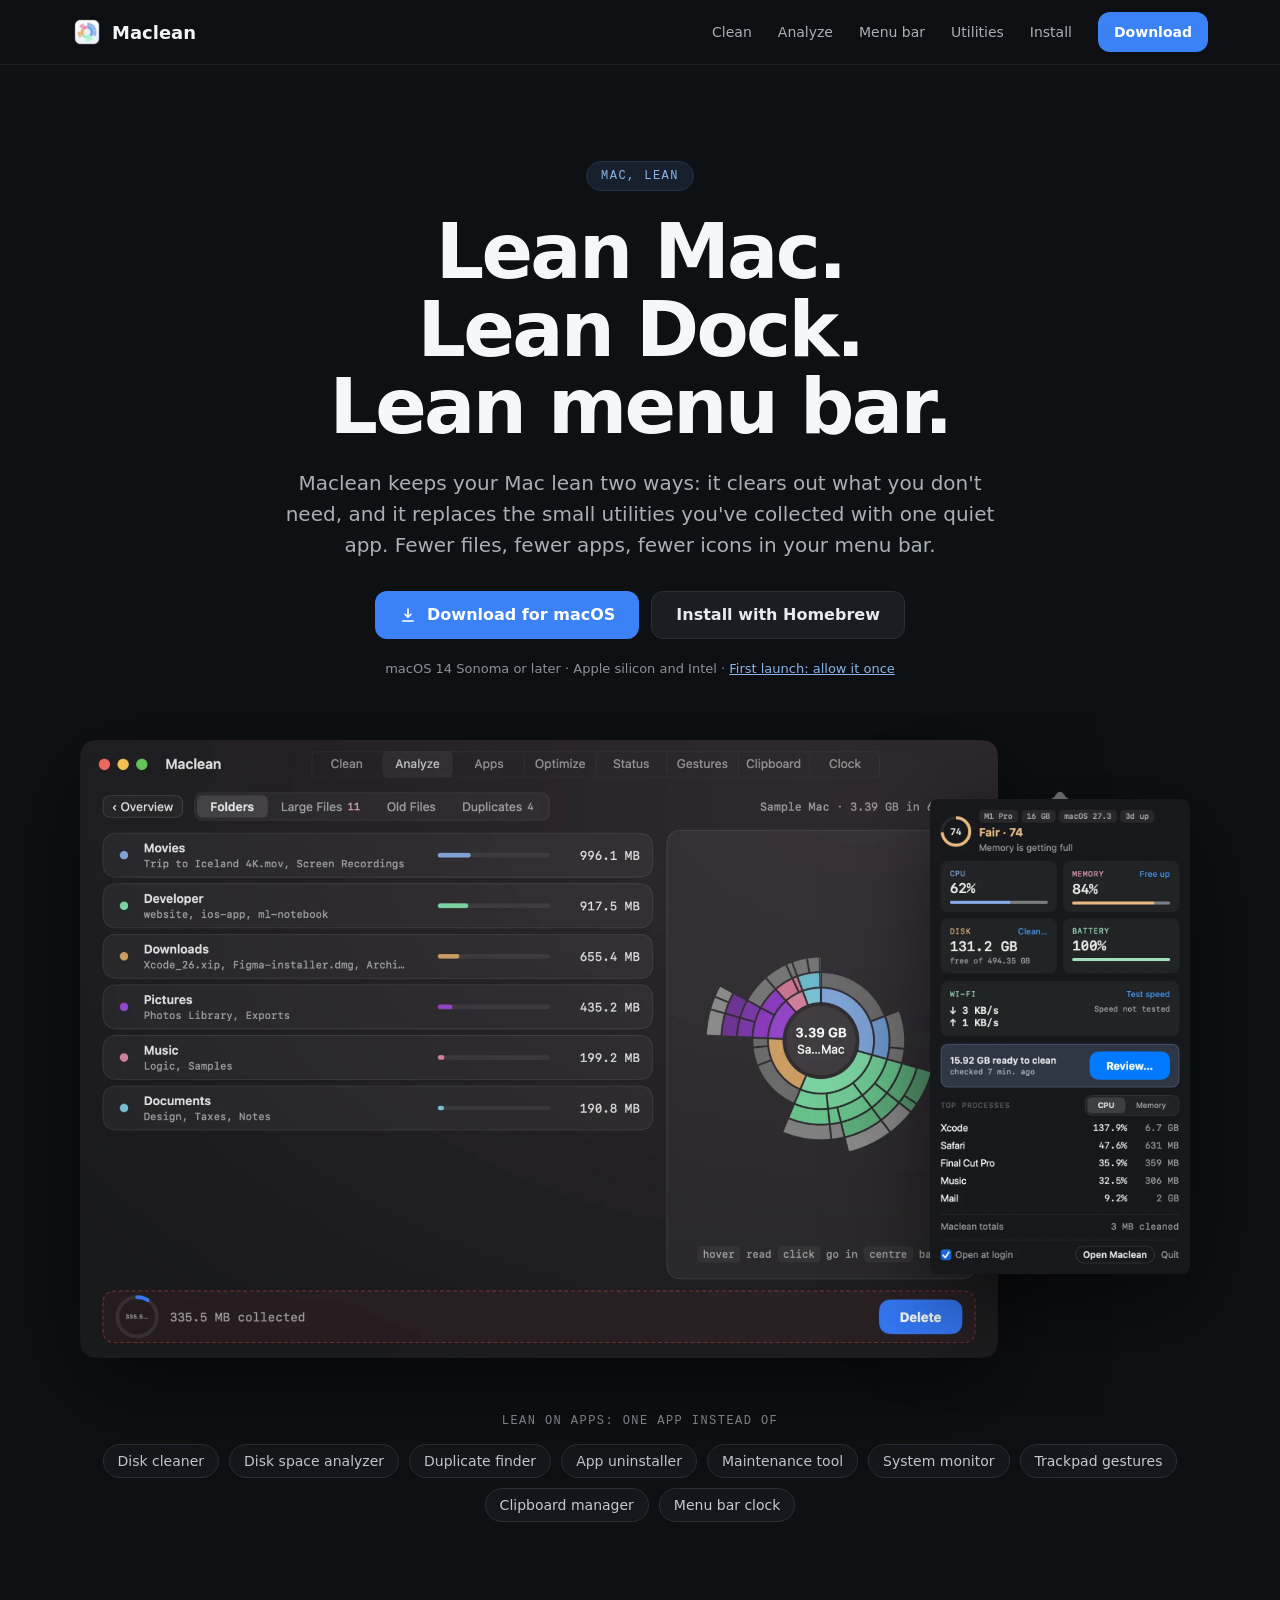
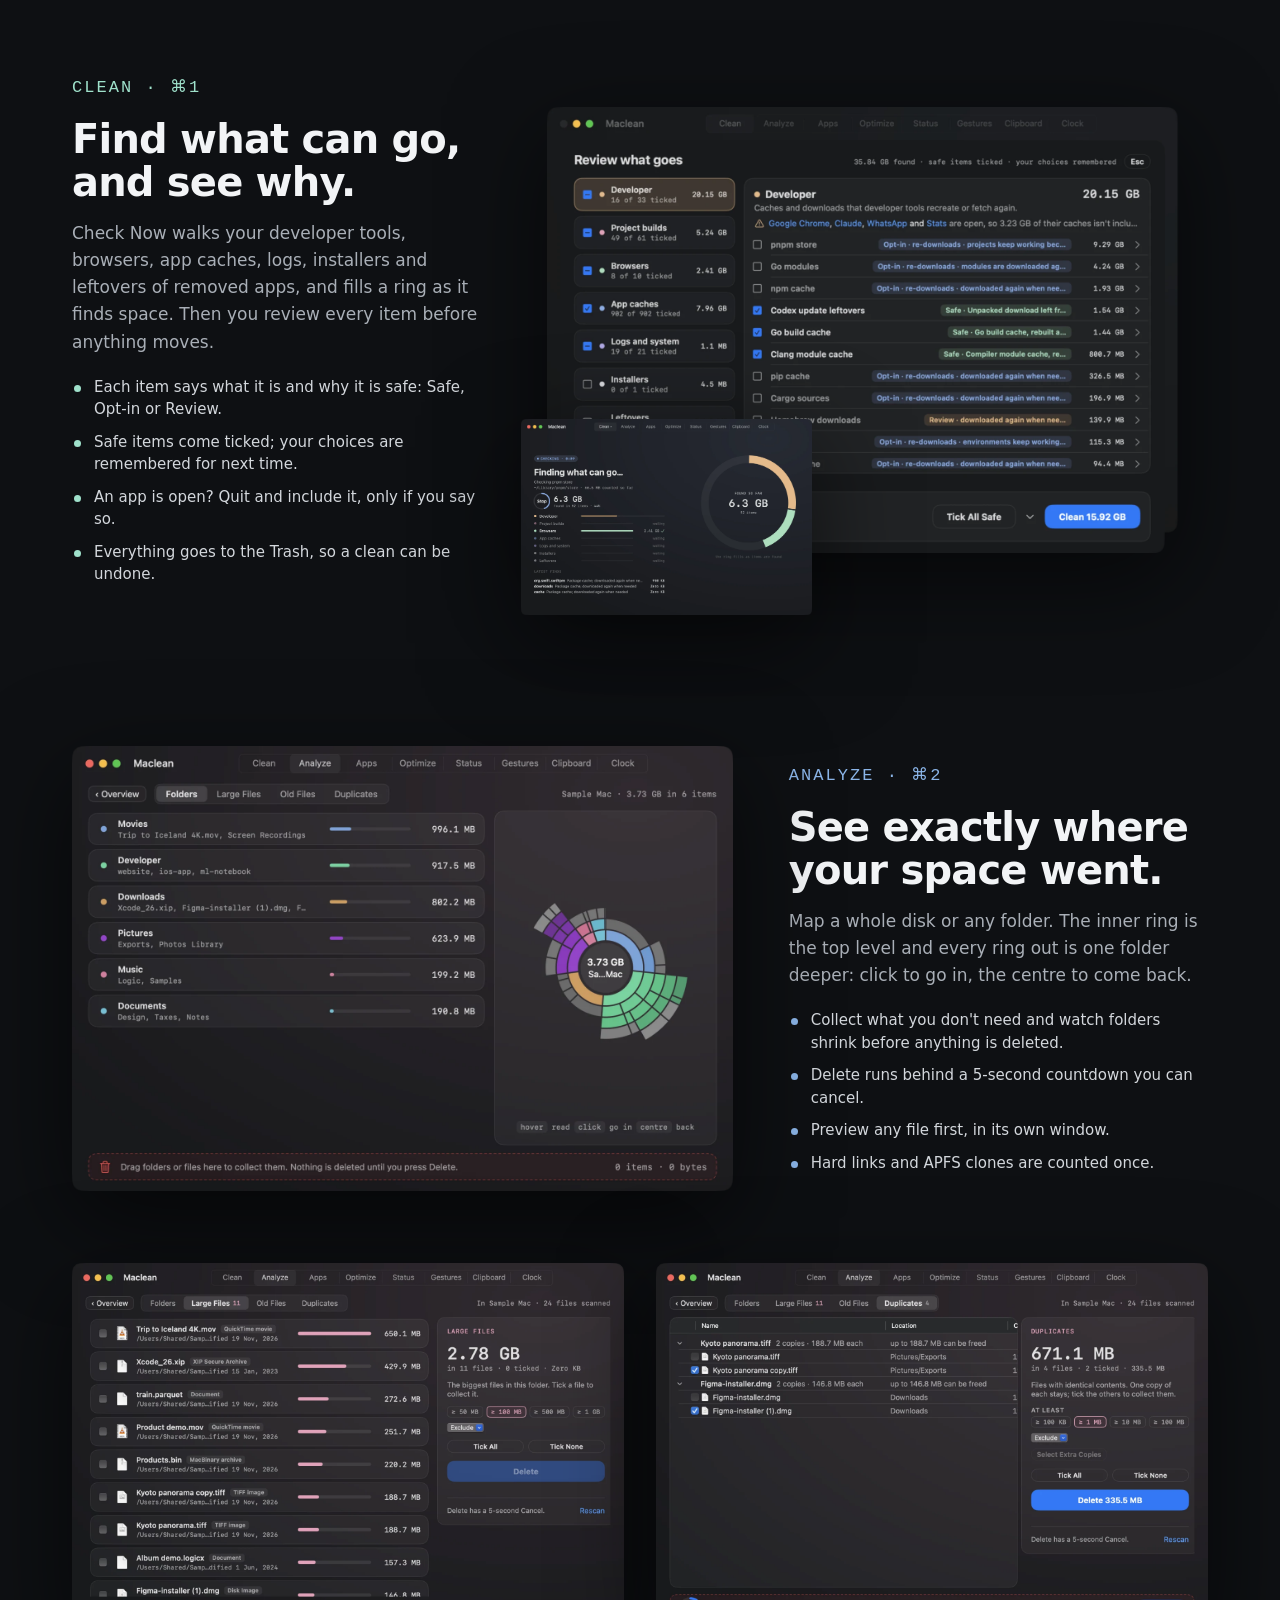
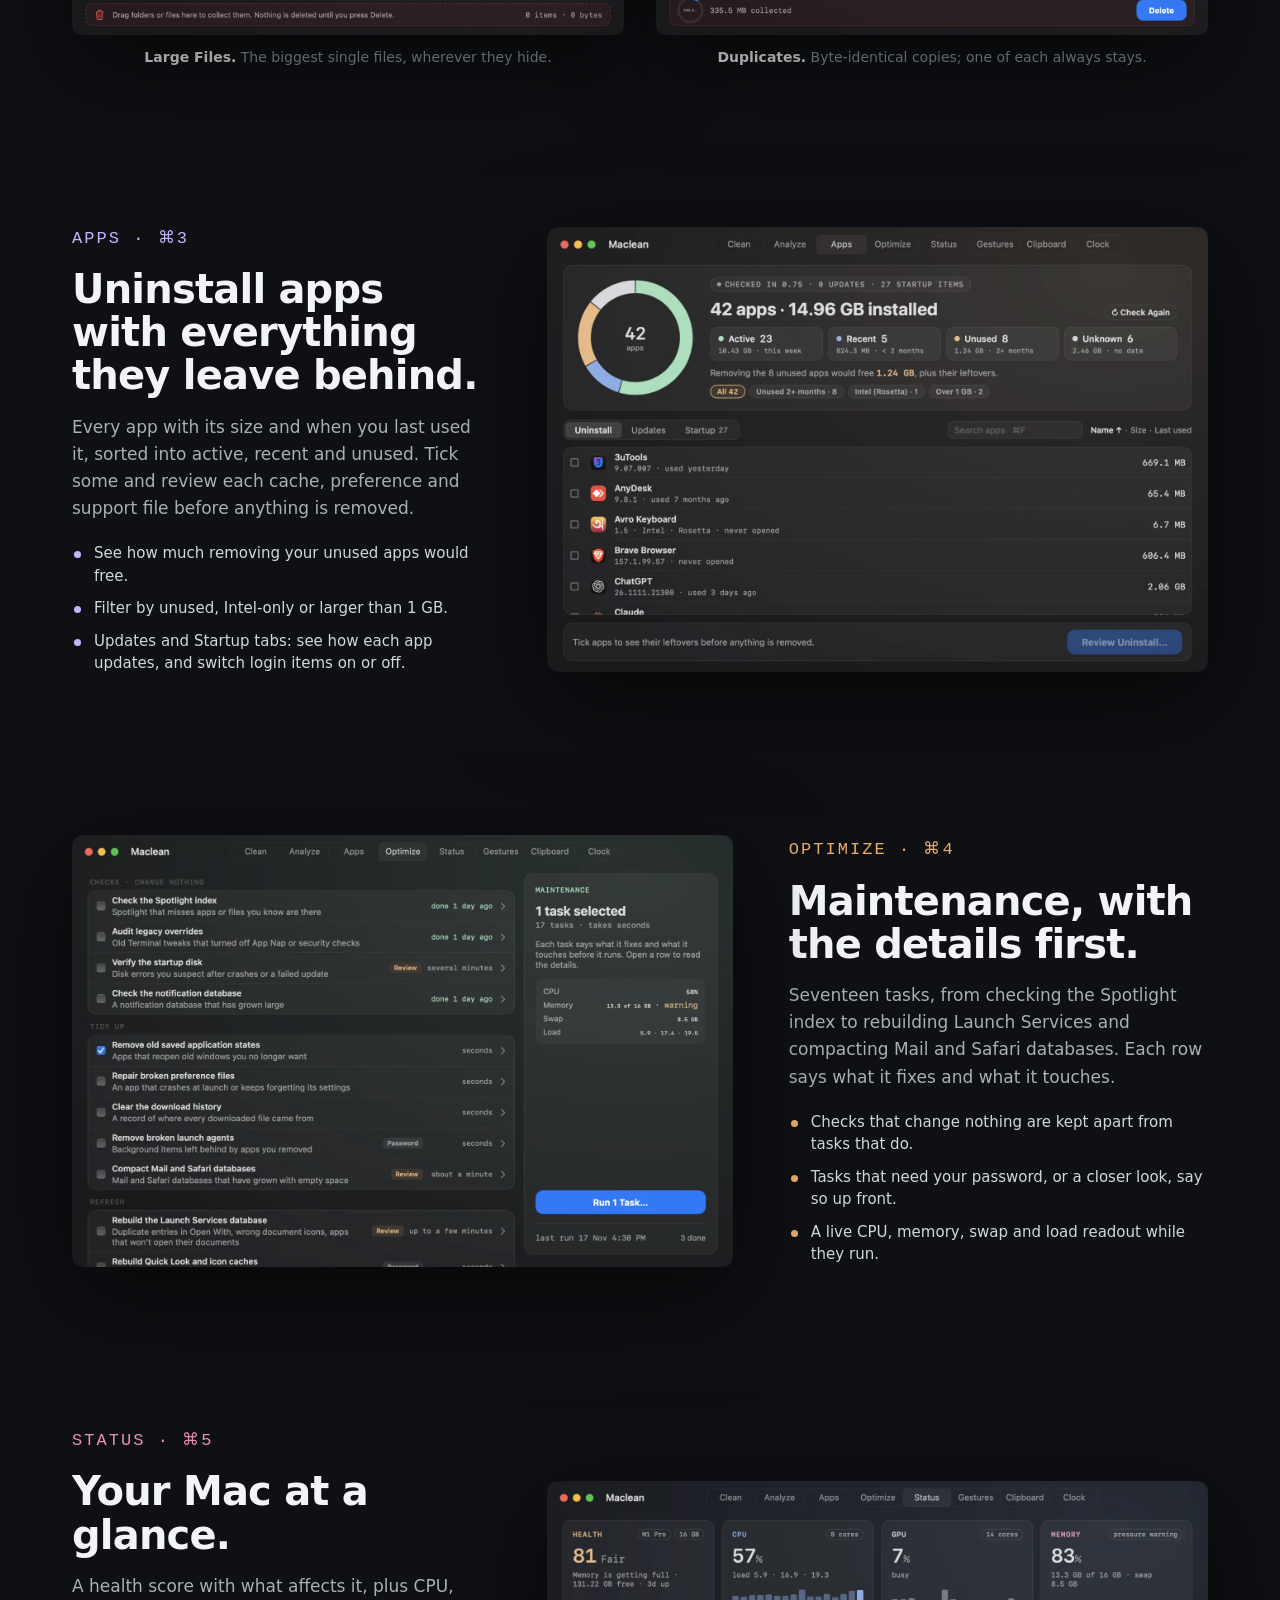
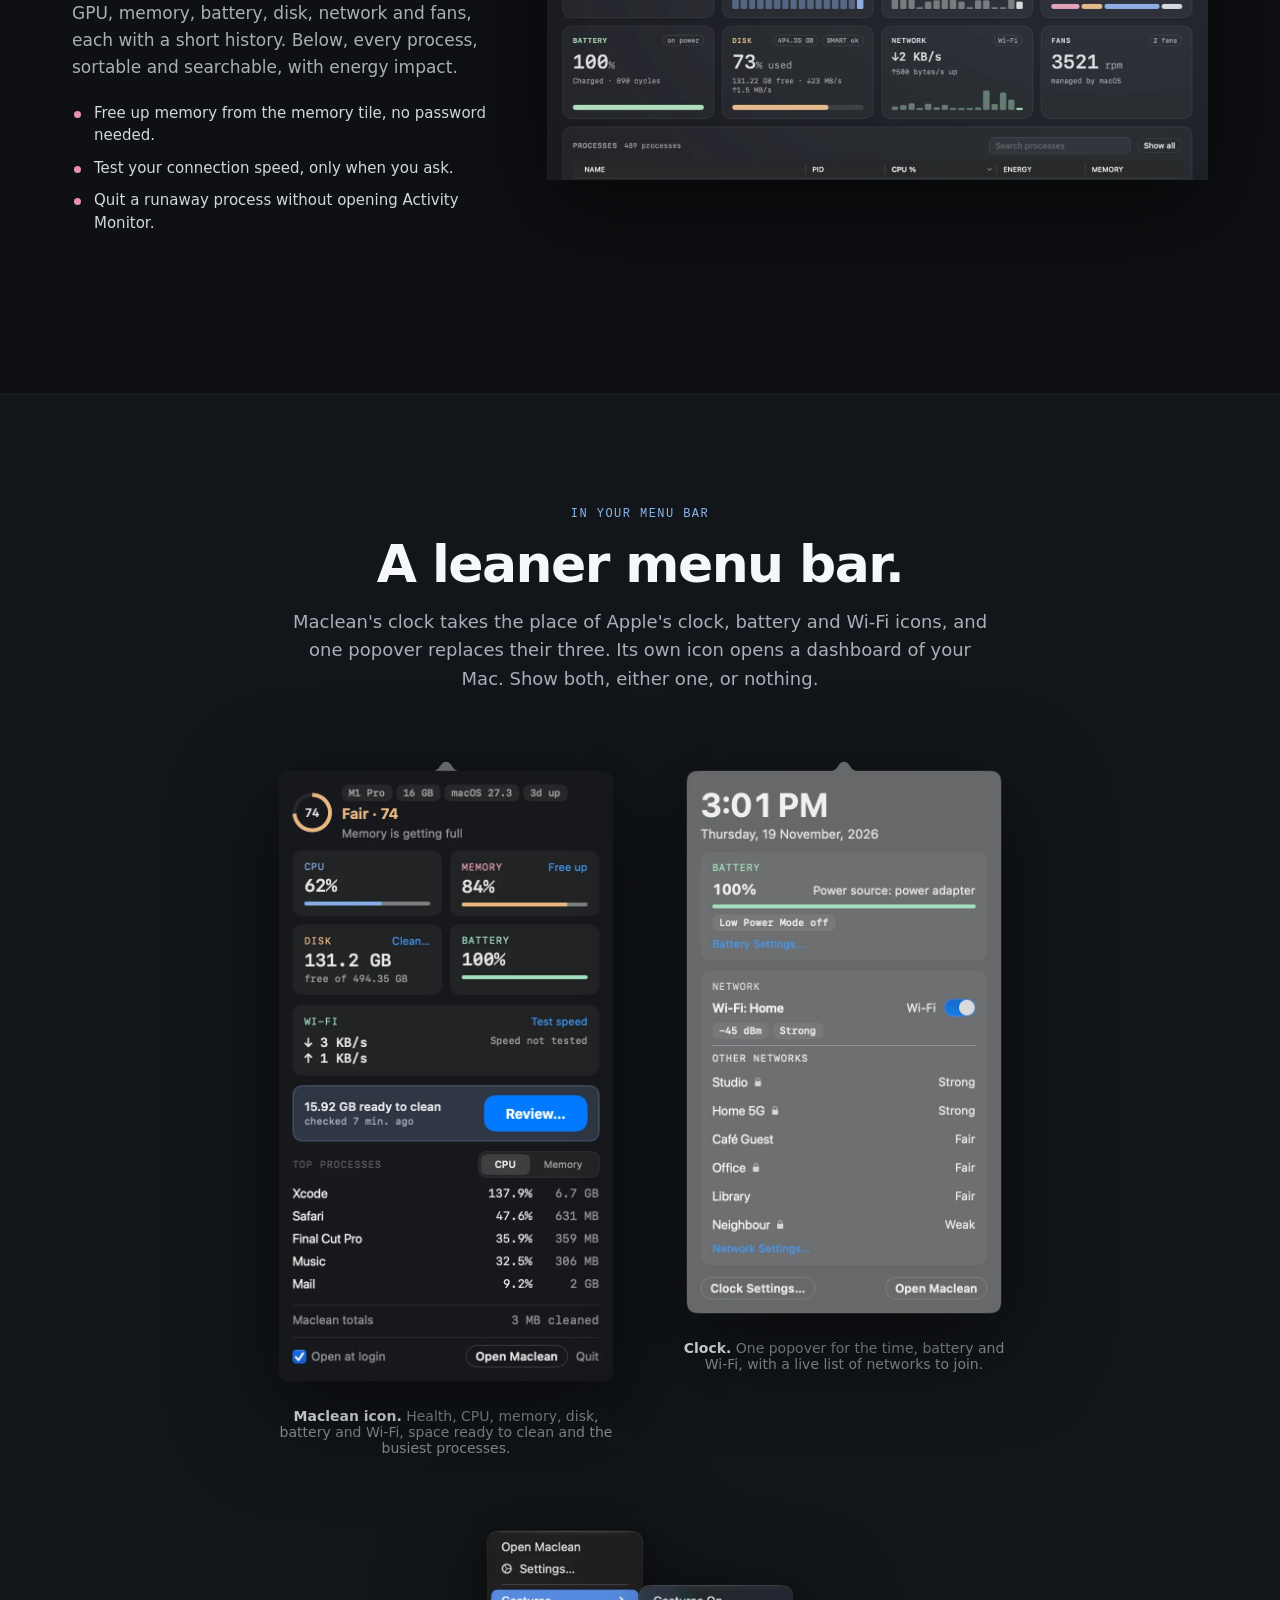
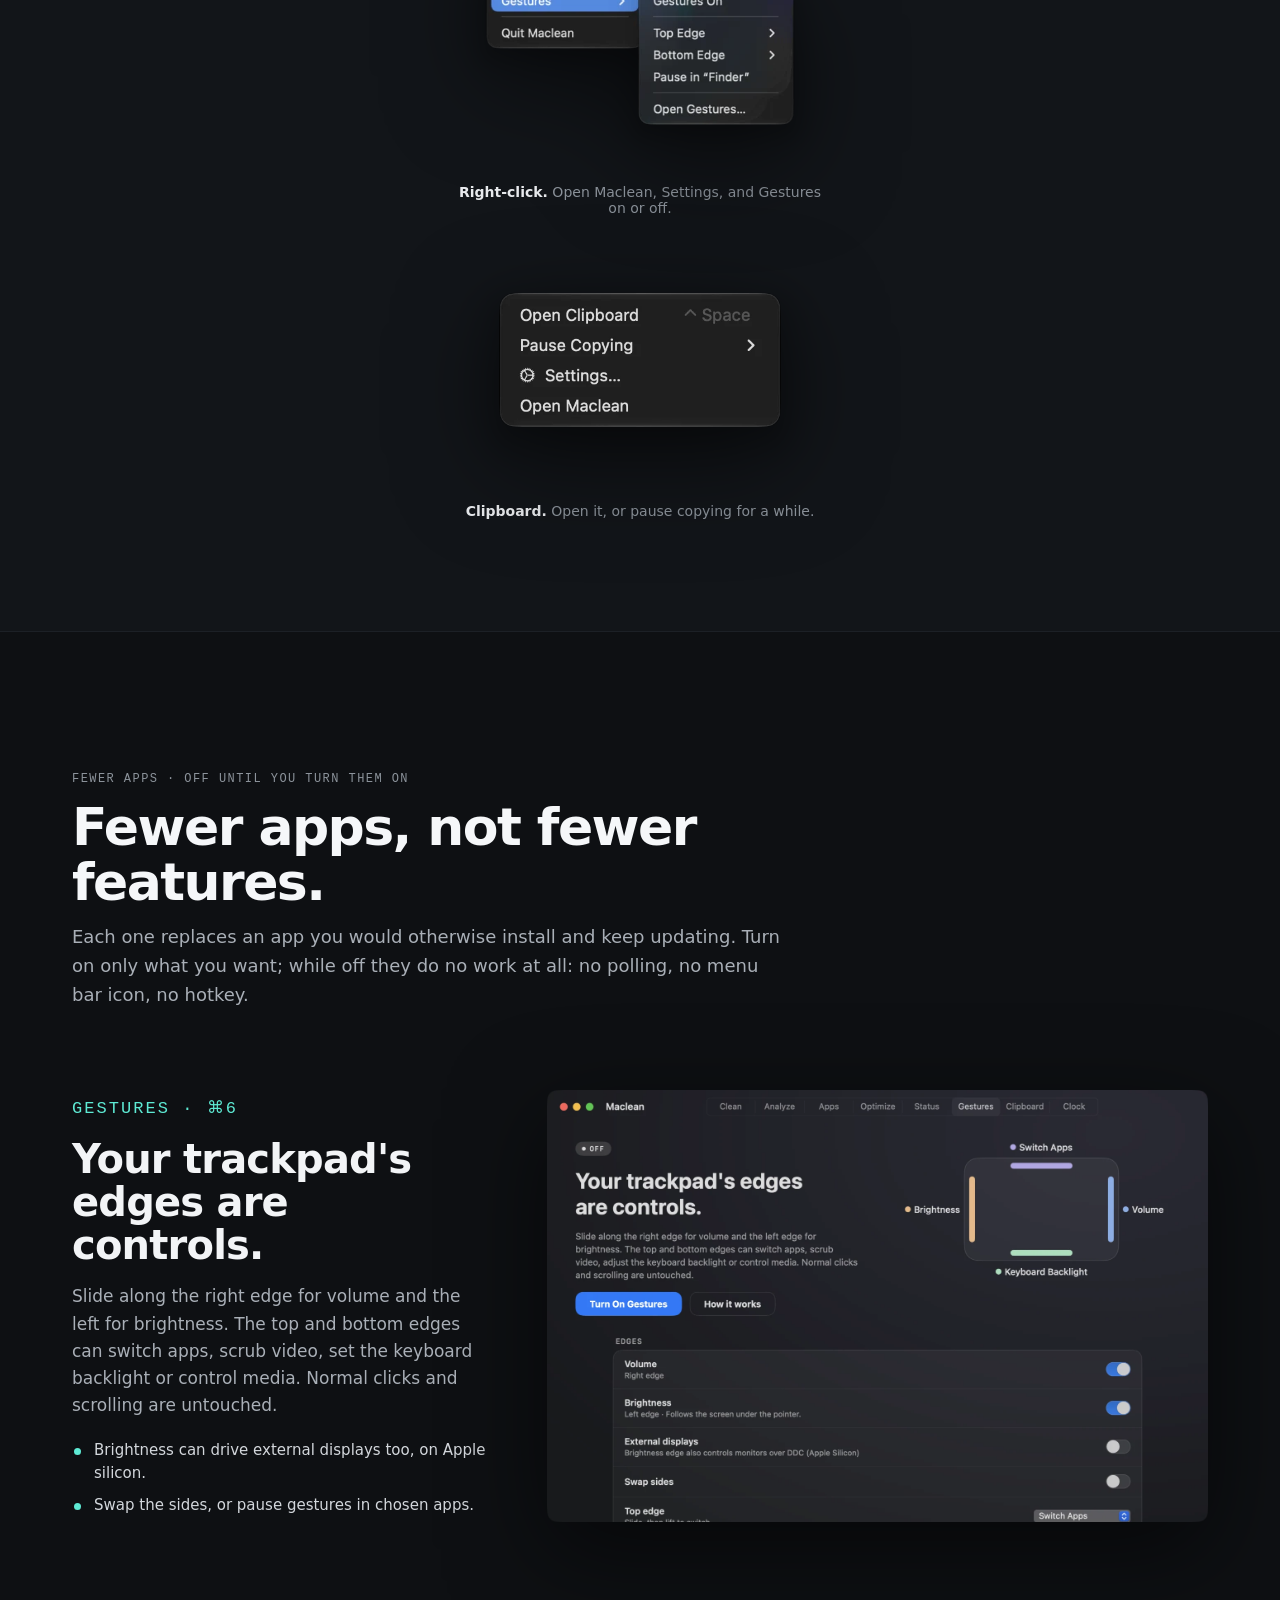
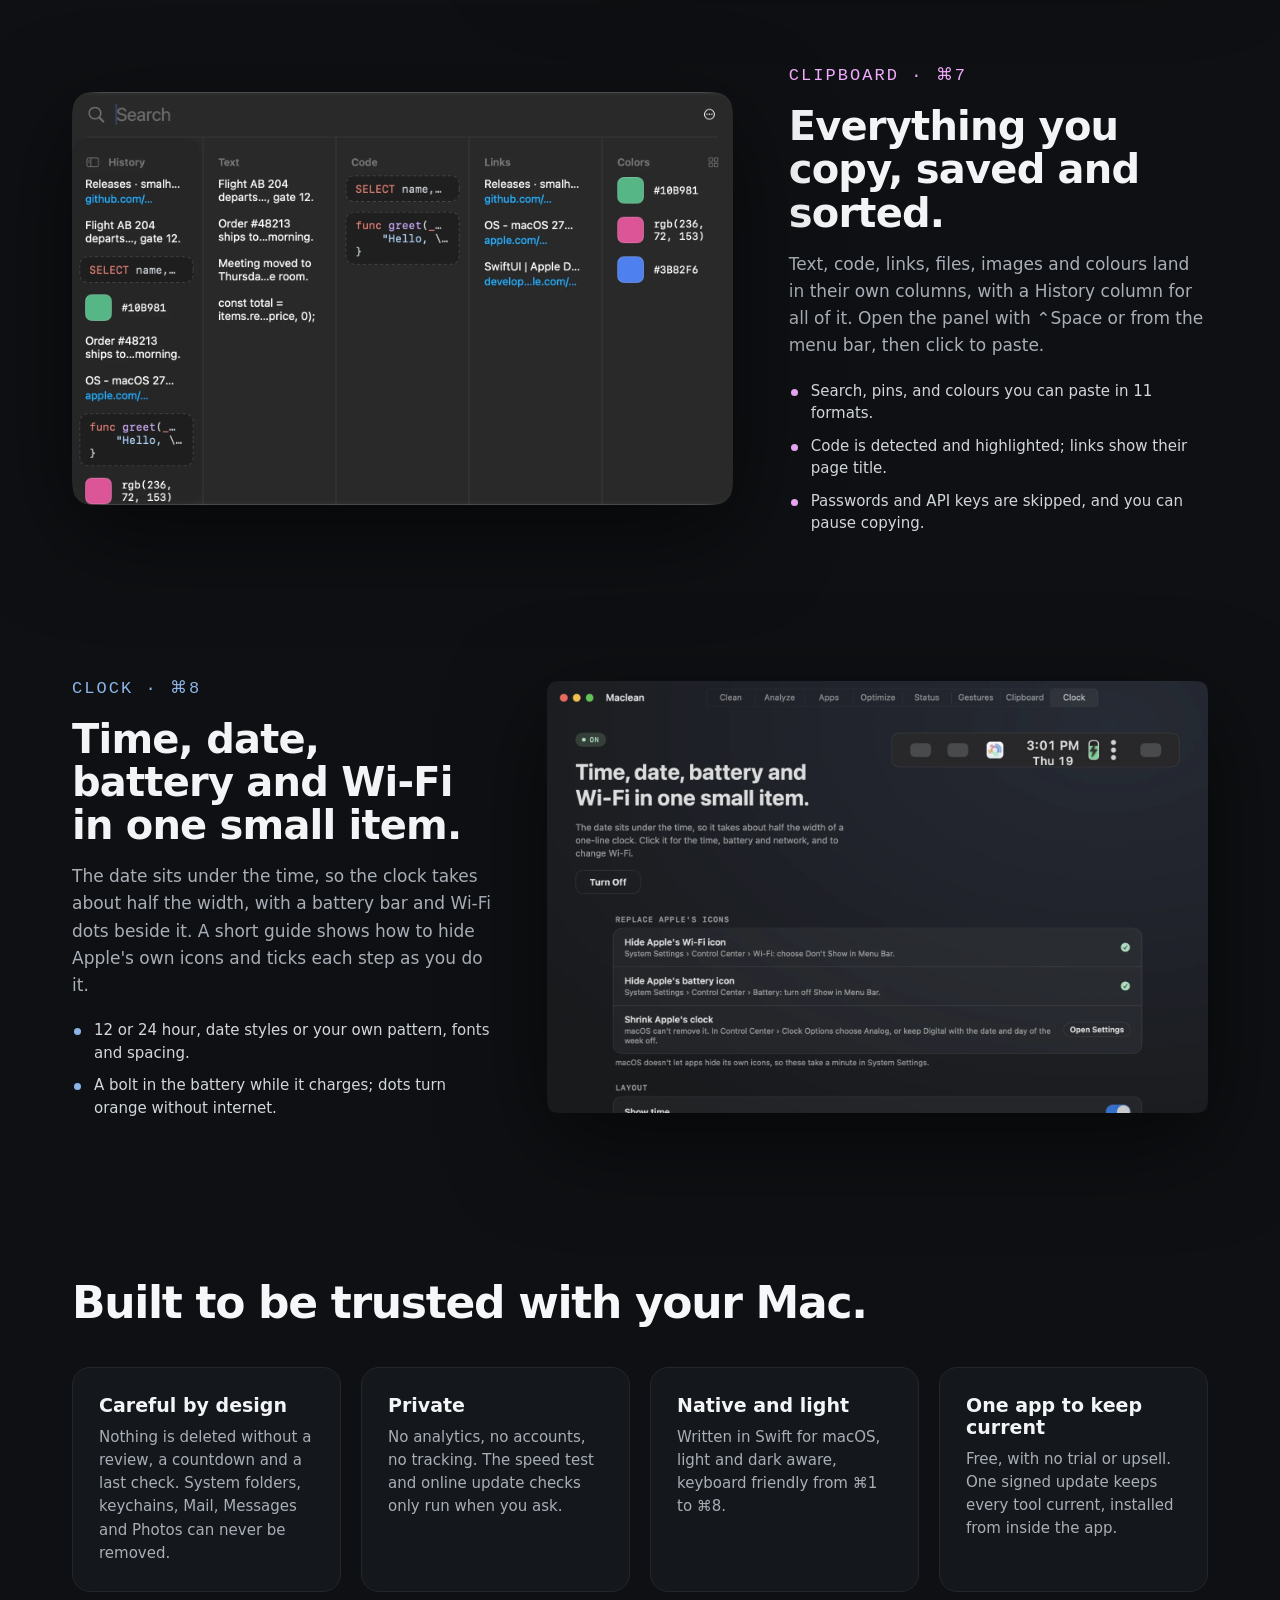
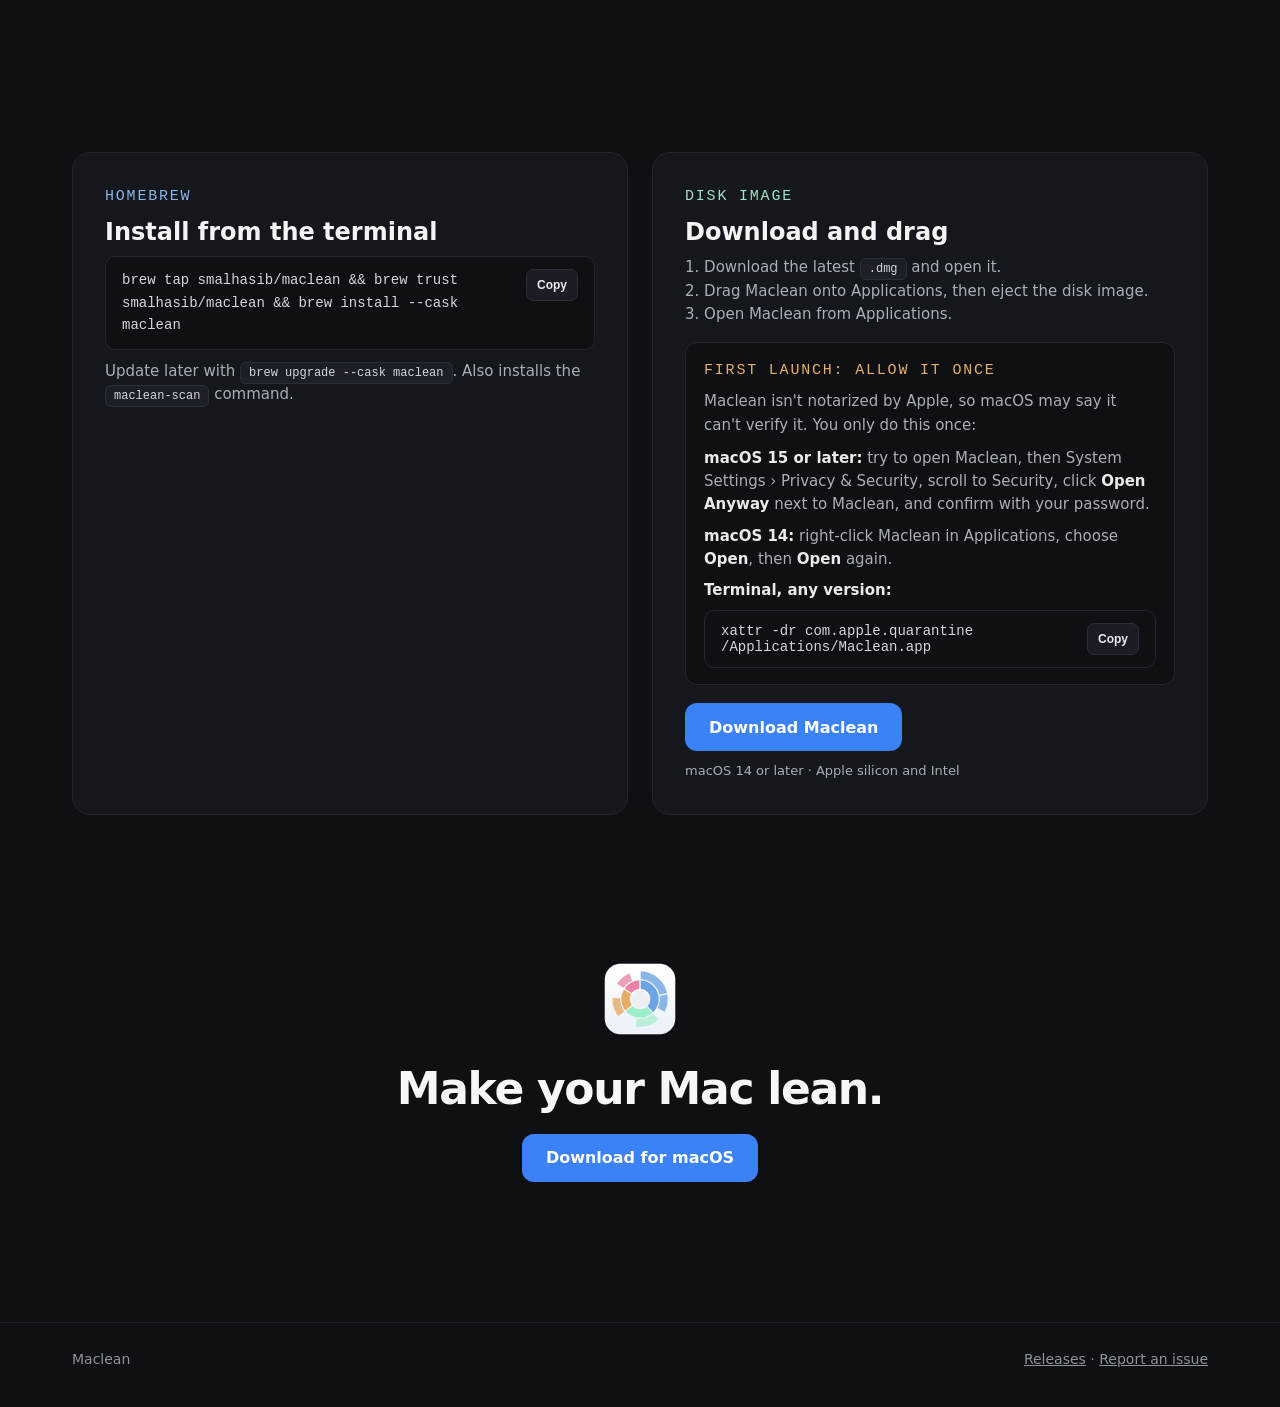
<file: index.html>
<!doctype html>
<html lang="en">
<head>
<meta charset="utf-8">
<meta name="viewport" content="width=device-width, initial-scale=1">
<title>Maclean: your Mac, lean</title>
<meta name="description" content="Maclean keeps your Mac lean: fewer files and fewer apps. One free, native app: disk cleaner and space analyzer, duplicate finder, app uninstaller, maintenance, system status, menu bar dashboard, trackpad gestures, clipboard history and a compact menu bar clock.">
<meta name="theme-color" content="#0E1013">
<meta name="color-scheme" content="dark">
<meta property="og:title" content="Maclean: your Mac, lean">
<meta property="og:description" content="Fewer files, fewer apps: a disk cleaner, space analyzer, app uninstaller, system status, trackpad gestures, clipboard history and a menu bar clock in one free, native app.">
<meta property="og:image" content="https://smalhasib.github.io/maclean/img/analyze-collect.webp">
<meta property="og:url" content="https://smalhasib.github.io/maclean/">
<link rel="icon" href="icon.png">
<style>
body{margin:0;background:#0E1013}
a{color:#8BB5E8}a:hover{color:#B9D3F3}
.wrap{max-width:1200px;margin:0 auto;padding:0 32px;box-sizing:border-box}
.mono{font-family:ui-monospace,"SF Mono",Menlo,monospace;letter-spacing:.12em;text-transform:uppercase;font-size:12px}
.shot{display:block;width:100%;height:auto;filter:drop-shadow(0 28px 48px rgba(0,0,0,.55))}
.btn{display:inline-flex;align-items:center;gap:10px;min-height:48px;padding:0 24px;border-radius:12px;font-weight:600;font-size:16px;text-decoration:none;box-sizing:border-box}
.chip{padding:8px 14px;border-radius:999px;border:1px solid #2A2E35;color:#C5CAD1;font-size:14px;background:#14171B}
.feature{display:flex;flex-wrap:wrap;gap:56px;align-items:center}
.feature.flip{flex-direction:row-reverse}
.ftext{flex:1 1 360px;min-width:0;display:flex;flex-direction:column;gap:16px}
.fmedia{flex:1.7 1 560px;min-width:0;position:relative}
.ftext h3{margin:0;font-size:40px;line-height:1.08;letter-spacing:-.02em;color:#F2F4F6;font-weight:700}
.ftext p{margin:0;font-size:17px;line-height:1.6;color:#A9AFB7}
.ftext ul{margin:4px 0 0;padding:0;list-style:none;display:flex;flex-direction:column;gap:10px}
.ftext li{font-size:15px;line-height:1.5;color:#D3D7DC;padding-left:22px;position:relative}
.ftext li:before{content:"";position:absolute;left:2px;top:9px;width:7px;height:7px;border-radius:50%;background:var(--tone)}
.kbd{font-family:ui-monospace,"SF Mono",Menlo,monospace;font-size:12px;padding:3px 8px;border-radius:6px;background:#1C2026;border:1px solid #2A2E35;color:#D3D7DC}
.card{background:#14171B;border:1px solid #23272D;border-radius:18px;padding:26px;display:flex;flex-direction:column;gap:10px}
.card h4{margin:0;font-size:19px;color:#F2F4F6}
.card p{margin:0;font-size:15px;line-height:1.55;color:#A9AFB7}
.code{display:flex;justify-content:space-between;align-items:center;gap:12px;padding:12px 16px;border-radius:10px;background:#0E1013;border:1px solid #23272D;font-family:ui-monospace,"SF Mono",Menlo,monospace;font-size:14px;color:#D3D7DC}
.cap{margin:14px 0 0;font-size:14px;color:#8C939B;text-align:center}
@media (max-width:760px){.ftext h3{font-size:32px}.feature{gap:32px}.hero-h1{font-size:44px !important}.hide-sm{display:none !important}}

html{scroll-behavior:smooth;scroll-padding-top:80px}
a:focus-visible,button:focus-visible{outline:2px solid #8BB5E8;outline-offset:3px}
button{cursor:pointer}
@media (prefers-reduced-motion:reduce){html{scroll-behavior:auto}}
dialog::backdrop{background:rgba(5,6,8,.72);backdrop-filter:blur(4px)}
</style>
</head>
<body>
<div style="background: #0E1013; color: #E8EAED; font-family: -apple-system, BlinkMacSystemFont, 'SF Pro Display', 'Inter', system-ui, sans-serif; -webkit-font-smoothing: antialiased; min-height: 100vh">

<header style="position: sticky; top: 0; z-index: 5; background: rgba(14,16,19,.86); backdrop-filter: blur(14px); border-bottom: 1px solid #1C2026">
  <div class="wrap" style="display: flex; align-items: center; justify-content: space-between; gap: 16px; height: 64px">
    <a href="#top" style="display: flex; align-items: center; gap: 10px; text-decoration: none; color: #F2F4F6; font-weight: 700; font-size: 18px"><img src="icon.png" alt="" style="width: 30px; height: 30px; border-radius: 7px">Maclean</a>
    <nav aria-label="Main" style="display: flex; align-items: center; gap: 26px; font-size: 14px">
      <a class="hide-sm" href="#clean" style="color: #A9AFB7; text-decoration: none">Clean</a>
      <a class="hide-sm" href="#analyze" style="color: #A9AFB7; text-decoration: none">Analyze</a>
      <a class="hide-sm" href="#menubar" style="color: #A9AFB7; text-decoration: none">Menu bar</a>
      <a class="hide-sm" href="#utilities" style="color: #A9AFB7; text-decoration: none">Utilities</a>
      <a class="hide-sm" href="#install" style="color: #A9AFB7; text-decoration: none">Install</a>
      <a class="btn" id="nav-download" href="https://github.com/smalhasib/maclean/releases/latest" rel="noopener" style="min-height: 40px; padding: 0 16px; font-size: 14px; background: #3B82F6; color: #FFFFFF">Download</a>
    </nav>
  </div>
</header>

<main id="top">

<section style="padding: 96px 0 40px">
  <div class="wrap" style="display: flex; flex-direction: column; align-items: center; text-align: center; gap: 22px">
    <p class="mono" style="margin: 0; padding: 7px 14px; border-radius: 999px; background: #17202C; color: #8BB5E8; border: 1px solid #22344A">Mac, lean</p>
    <h1 class="hero-h1" style="margin: 0; font-size: 76px; line-height: 1.02; letter-spacing: -.035em; font-weight: 800; color: #F5F7F9; max-width: 980px">Lean Mac.<br>Lean Dock.<br>Lean menu bar.</h1>
    <p style="margin: 0; font-size: 20px; line-height: 1.55; color: #A9AFB7; max-width: 720px">Maclean keeps your Mac lean two ways: it clears out what you don't need, and it replaces the small utilities you've collected with one quiet app. Fewer files, fewer apps, fewer icons in your menu bar.</p>
    <div style="display: flex; flex-wrap: wrap; gap: 12px; justify-content: center; margin-top: 8px">
      <a class="btn" id="download" href="https://github.com/smalhasib/maclean/releases/latest" rel="noopener" style="background: #3B82F6; color: #FFFFFF">
        <svg aria-hidden="true" width="18" height="18" viewBox="0 0 24 24" fill="none" stroke="currentColor" stroke-width="2.2" stroke-linecap="round" stroke-linejoin="round"><path d="M12 4v11m0 0-4-4m4 4 4-4M5 20h14"></path></svg>
        <span id="download-label">Download for macOS</span>
      </a>
      <a class="btn" href="#install" style="background: #1A1E24; color: #E8EAED; border: 1px solid #2A2E35">Install with Homebrew</a>
    </div>
    <p style="margin: 0; font-size: 13px; color: #8C939B">macOS 14 Sonoma or later · Apple silicon and Intel · <a href="#first-launch" style="color: #8BB5E8">First launch: allow it once</a></p>
  </div>

  <div class="wrap" style="margin-top: 64px">
    <div style="position: relative; max-width: 1120px; margin: 0 auto">
      <img class="shot" src="img/analyze-collect.webp" alt="Maclean's Analyze view: a map of a disk with folders ranked by size and 335 MB of duplicates collected" style="width: 82%">
      <img class="shot hide-sm" src="img/maclean-popover.webp" alt="Maclean's menu bar popover with a health score, CPU, memory, disk, battery and top processes" style="position: absolute; right: 0; top: 8%; width: 25%">
    </div>
  </div>

  <div class="wrap" style="margin-top: 56px; display: flex; flex-direction: column; align-items: center; gap: 16px">
    <p class="mono" style="margin: 0; color: #8C939B">Lean on apps: one app instead of</p>
    <div style="display: flex; flex-wrap: wrap; justify-content: center; gap: 10px">
      <span class="chip">Disk cleaner</span><span class="chip">Disk space analyzer</span><span class="chip">Duplicate finder</span><span class="chip">App uninstaller</span><span class="chip">Maintenance tool</span><span class="chip">System monitor</span><span class="chip">Trackpad gestures</span><span class="chip">Clipboard manager</span><span class="chip">Menu bar clock</span>
    </div>
  </div>
</section>

<section id="clean" style="padding: 112px 0 0; --tone: #9FE1CB">
  <div class="wrap feature">
    <div class="ftext">
      <p class="mono" style="margin: 0; color: #9FE1CB">Clean · ⌘1</p>
      <h3>Find what can go, and see why.</h3>
      <p>Check Now walks your developer tools, browsers, app caches, logs, installers and leftovers of removed apps, and fills a ring as it finds space. Then you review every item before anything moves.</p>
      <ul>
        <li>Each item says what it is and why it is safe: Safe, Opt-in or Review.</li>
        <li>Safe items come ticked; your choices are remembered for next time.</li>
        <li>An app is open? Quit and include it, only if you say so.</li>
        <li>Everything goes to the Trash, so a clean can be undone.</li>
      </ul>
    </div>
    <div class="fmedia">
      <img class="shot" loading="lazy" src="img/clean-review.webp" alt="Clean's review screen: 35.84 GB found, grouped into Developer, Project builds, Browsers, App caches, Logs, Installers and Leftovers, with badges on each item">
      <img class="shot hide-sm" src="img/clean-scanning.webp" alt="Clean while checking: a ring filling as items are found, with each category's progress" style="position: absolute; left: -4%; bottom: -14%; width: 44%">
    </div>
  </div>
</section>

<section id="analyze" style="padding: 160px 0 0; --tone: #8BB5E8">
  <div class="wrap feature flip">
    <div class="ftext">
      <p class="mono" style="margin: 0; color: #8BB5E8">Analyze · ⌘2</p>
      <h3>See exactly where your space went.</h3>
      <p>Map a whole disk or any folder. The inner ring is the top level and every ring out is one folder deeper: click to go in, the centre to come back.</p>
      <ul>
        <li>Collect what you don't need and watch folders shrink before anything is deleted.</li>
        <li>Delete runs behind a 5-second countdown you can cancel.</li>
        <li>Preview any file first, in its own window.</li>
        <li>Hard links and APFS clones are counted once.</li>
      </ul>
    </div>
    <div class="fmedia">
      <img class="shot" loading="lazy" src="img/analyze-folders.webp" alt="Analyze's Folders view: Movies, Developer, Downloads, Pictures, Music and Documents ranked by size beside a sunburst map">
    </div>
  </div>
  <div class="wrap" style="margin-top: 72px; display: grid; grid-template-columns: repeat(auto-fit, minmax(320px, 1fr)); gap: 32px">
    <figure style="margin: 0">
      <img class="shot" loading="lazy" src="img/analyze-large.webp" alt="Large Files: the biggest files in the folder with where they live and when they changed">
      <figcaption class="cap"><strong style="color: #E8EAED">Large Files.</strong> The biggest single files, wherever they hide.</figcaption>
    </figure>
    <figure style="margin: 0">
      <img class="shot" loading="lazy" src="img/analyze-dupes.webp" alt="Duplicates: two groups of identical files with the extra copies ticked and 335.5 MB ready to delete">
      <figcaption class="cap"><strong style="color: #E8EAED">Duplicates.</strong> Byte-identical copies; one of each always stays.</figcaption>
    </figure>
  </div>
</section>

<section id="apps" style="padding: 160px 0 0; --tone: #C4B5FD">
  <div class="wrap feature">
    <div class="ftext">
      <p class="mono" style="margin: 0; color: #C4B5FD">Apps · ⌘3</p>
      <h3>Uninstall apps with everything they leave behind.</h3>
      <p>Every app with its size and when you last used it, sorted into active, recent and unused. Tick some and review each cache, preference and support file before anything is removed.</p>
      <ul>
        <li>See how much removing your unused apps would free.</li>
        <li>Filter by unused, Intel-only or larger than 1 GB.</li>
        <li>Updates and Startup tabs: see how each app updates, and switch login items on or off.</li>
      </ul>
    </div>
    <div class="fmedia">
      <img class="shot" loading="lazy" src="img/apps.webp" alt="Apps: 42 apps and 14.96 GB installed, split into active, recent, unused and unknown, with a list ready for review">
    </div>
  </div>
</section>

<section id="optimize" style="padding: 160px 0 0; --tone: #E8AE6C">
  <div class="wrap feature flip">
    <div class="ftext">
      <p class="mono" style="margin: 0; color: #E8AE6C">Optimize · ⌘4</p>
      <h3>Maintenance, with the details first.</h3>
      <p>Seventeen tasks, from checking the Spotlight index to rebuilding Launch Services and compacting Mail and Safari databases. Each row says what it fixes and what it touches.</p>
      <ul>
        <li>Checks that change nothing are kept apart from tasks that do.</li>
        <li>Tasks that need your password, or a closer look, say so up front.</li>
        <li>A live CPU, memory, swap and load readout while they run.</li>
      </ul>
    </div>
    <div class="fmedia">
      <img class="shot" loading="lazy" src="img/optimize.webp" alt="Optimize: maintenance tasks grouped into checks, tidy up and refresh, with a summary of the selected task and a live readout">
    </div>
  </div>
</section>

<section id="status" style="padding: 160px 0 0; --tone: #E98FB0">
  <div class="wrap feature">
    <div class="ftext">
      <p class="mono" style="margin: 0; color: #E98FB0">Status · ⌘5</p>
      <h3>Your Mac at a glance.</h3>
      <p>A health score with what affects it, plus CPU, GPU, memory, battery, disk, network and fans, each with a short history. Below, every process, sortable and searchable, with energy impact.</p>
      <ul>
        <li>Free up memory from the memory tile, no password needed.</li>
        <li>Test your connection speed, only when you ask.</li>
        <li>Quit a runaway process without opening Activity Monitor.</li>
      </ul>
    </div>
    <div class="fmedia">
      <img class="shot" loading="lazy" src="img/status-top.webp" alt="Status: health 81 Fair, CPU 57 percent, GPU, memory 83 percent, battery, disk, network and fans tiles">
    </div>
  </div>
</section>

<section id="menubar" style="margin-top: 160px; padding: 112px 0; background: #121519; border-top: 1px solid #1C2026; border-bottom: 1px solid #1C2026">
  <div class="wrap" style="display: flex; flex-direction: column; align-items: center; text-align: center; gap: 16px">
    <p class="mono" style="margin: 0; color: #8BB5E8">In your menu bar</p>
    <h2 style="margin: 0; font-size: 52px; line-height: 1.05; letter-spacing: -.03em; font-weight: 800; color: #F5F7F9; max-width: 860px">A leaner menu bar.</h2>
    <p style="margin: 0; font-size: 18px; line-height: 1.6; color: #A9AFB7; max-width: 700px">Maclean's clock takes the place of Apple's clock, battery and Wi‑Fi icons, and one popover replaces their three. Its own icon opens a dashboard of your Mac. Show both, either one, or nothing.</p>
  </div>
  <div class="wrap" style="margin-top: 64px; display: flex; flex-wrap: wrap; gap: 48px; justify-content: center; align-items: flex-start">
    <figure style="margin: 0; flex: 0 1 360px; min-width: 0">
      <img class="shot" src="img/maclean-popover.webp" alt="Maclean's menu bar popover">
      <figcaption class="cap"><strong style="color: #E8EAED">Maclean icon.</strong> Health, CPU, memory, disk, battery and Wi‑Fi, space ready to clean and the busiest processes.</figcaption>
    </figure>
    <figure style="margin: 0; flex: 0 1 340px; min-width: 0">
      <img class="shot" loading="lazy" src="img/clock-popover.webp" alt="The clock popover with time, date, battery details, Wi‑Fi switch and nearby networks">
      <figcaption class="cap"><strong style="color: #E8EAED">Clock.</strong> One popover for the time, battery and Wi‑Fi, with a live list of networks to join.</figcaption>
    </figure>
    <div style="flex: 0 1 380px; min-width: 0; display: flex; flex-direction: column; gap: 40px">
      <figure style="margin: 0">
        <img class="shot" loading="lazy" src="img/menu-gestures.webp" alt="Maclean's right-click menu with the Gestures submenu open">
        <figcaption class="cap"><strong style="color: #E8EAED">Right-click.</strong> Open Maclean, Settings, and Gestures on or off.</figcaption>
      </figure>
      <figure style="margin: 0">
        <img class="shot" loading="lazy" src="img/menu-clipboard.webp" alt="The Clipboard menu with Open Clipboard, Pause Copying and Settings">
        <figcaption class="cap"><strong style="color: #E8EAED">Clipboard.</strong> Open it, or pause copying for a while.</figcaption>
      </figure>
    </div>
  </div>
</section>

<section id="utilities" style="padding: 140px 0 0">
  <div class="wrap" style="display: flex; flex-direction: column; gap: 14px; max-width: 1200px">
    <p class="mono" style="margin: 0; color: #8C939B">Fewer apps · off until you turn them on</p>
    <h2 style="margin: 0; font-size: 52px; line-height: 1.05; letter-spacing: -.03em; font-weight: 800; color: #F5F7F9; max-width: 860px">Fewer apps, not fewer features.</h2>
    <p style="margin: 0; font-size: 18px; line-height: 1.6; color: #A9AFB7; max-width: 720px">Each one replaces an app you would otherwise install and keep updating. Turn on only what you want; while off they do no work at all: no polling, no menu bar icon, no hotkey.</p>
  </div>

  <div class="wrap feature" style="margin-top: 80px; --tone: #5EEAD4">
    <div class="ftext">
      <p class="mono" style="margin: 0; color: #5EEAD4">Gestures · ⌘6</p>
      <h3>Your trackpad's edges are controls.</h3>
      <p>Slide along the right edge for volume and the left for brightness. The top and bottom edges can switch apps, scrub video, set the keyboard backlight or control media. Normal clicks and scrolling are untouched.</p>
      <ul>
        <li>Brightness can drive external displays too, on Apple silicon.</li>
        <li>Swap the sides, or pause gestures in chosen apps.</li>
      </ul>
    </div>
    <div class="fmedia">
      <img class="shot" loading="lazy" src="img/gestures.webp" alt="Gestures: a trackpad diagram with Switch Apps on top, Brightness left, Volume right and Keyboard Backlight at the bottom">
    </div>
  </div>

  <div class="wrap feature flip" style="margin-top: 140px; --tone: #F0ABFC">
    <div class="ftext">
      <p class="mono" style="margin: 0; color: #F0ABFC">Clipboard · ⌘7</p>
      <h3>Everything you copy, saved and sorted.</h3>
      <p>Text, code, links, files, images and colours land in their own columns, with a History column for all of it. Open the panel with ⌃Space or from the menu bar, then click to paste.</p>
      <ul>
        <li>Search, pins, and colours you can paste in 11 formats.</li>
        <li>Code is detected and highlighted; links show their page title.</li>
        <li>Passwords and API keys are skipped, and you can pause copying.</li>
      </ul>
    </div>
    <div class="fmedia">
      <img class="shot" loading="lazy" src="img/clipboard-panel.webp" alt="The Clipboard panel with History, Text, Code, Links and Colors columns">
    </div>
  </div>

  <div class="wrap feature" style="margin-top: 140px; --tone: #8BB5E8">
    <div class="ftext">
      <p class="mono" style="margin: 0; color: #8BB5E8">Clock · ⌘8</p>
      <h3>Time, date, battery and Wi‑Fi in one small item.</h3>
      <p>The date sits under the time, so the clock takes about half the width, with a battery bar and Wi‑Fi dots beside it. A short guide shows how to hide Apple's own icons and ticks each step as you do it.</p>
      <ul>
        <li>12 or 24 hour, date styles or your own pattern, fonts and spacing.</li>
        <li>A bolt in the battery while it charges; dots turn orange without internet.</li>
      </ul>
    </div>
    <div class="fmedia">
      <img class="shot" loading="lazy" src="img/clock-section.webp" alt="Clock settings with a menu bar preview and the guide to hide Apple's Wi‑Fi, battery and clock icons">
    </div>
  </div>
</section>

<section id="trust" style="padding: 160px 0 0">
  <div class="wrap">
    <h2 style="margin: 0 0 40px; font-size: 44px; line-height: 1.08; letter-spacing: -.03em; font-weight: 800; color: #F5F7F9">Built to be trusted with your Mac.</h2>
    <div style="display: grid; grid-template-columns: repeat(auto-fit, minmax(250px, 1fr)); gap: 20px">
      <div class="card"><h4>Careful by design</h4><p>Nothing is deleted without a review, a countdown and a last check. System folders, keychains, Mail, Messages and Photos can never be removed.</p></div>
      <div class="card"><h4>Private</h4><p>No analytics, no accounts, no tracking. The speed test and online update checks only run when you ask.</p></div>
      <div class="card"><h4>Native and light</h4><p>Written in Swift for macOS, light and dark aware, keyboard friendly from ⌘1 to ⌘8.</p></div>
      <div class="card"><h4>One app to keep current</h4><p>Free, with no trial or upsell. One signed update keeps every tool current, installed from inside the app.</p></div>
    </div>
  </div>
</section>

<section id="install" style="padding: 160px 0 0">
  <div class="wrap" style="display: flex; flex-wrap: wrap; gap: 24px">
    <div class="card" style="flex: 1 1 420px; min-width: 0; padding: 32px">
      <p class="mono" style="margin: 0; color: #8BB5E8">Homebrew</p>
      <h4 style="font-size: 24px">Install from the terminal</h4>
      <div class="code" style="align-items: flex-start"><span style="min-width: 0; overflow-wrap: anywhere; line-height: 1.6">brew tap smalhasib/maclean &amp;&amp; brew trust smalhasib/maclean &amp;&amp; brew install --cask maclean</span><button data-copy="brew tap smalhasib/maclean && brew trust smalhasib/maclean && brew install --cask maclean" aria-label="Copy the install command" style="font: 600 12px -apple-system, sans-serif; padding: 6px 10px; border-radius: 7px; border: 1px solid #2A2E35; background: #1A1E24; color: #E8EAED; min-height: 32px; flex: none">Copy</button></div>
      <p>Update later with <span class="kbd">brew upgrade --cask maclean</span>. Also installs the <span class="kbd">maclean-scan</span> command.</p>
    </div>
    <div class="card" style="flex: 1 1 420px; min-width: 0; padding: 32px">
      <p class="mono" style="margin: 0; color: #9FE1CB">Disk image</p>
      <h4 style="font-size: 24px">Download and drag</h4>
      <p>1. Download the latest <span class="kbd">.dmg</span> and open it.<br>2. Drag Maclean onto Applications, then eject the disk image.<br>3. Open Maclean from Applications.</p>
      <div id="first-launch" style="margin-top: 6px; padding: 16px 18px; border-radius: 12px; background: #0E1013; border: 1px solid #23272D">
        <p class="mono" style="margin: 0 0 8px; color: #E8AE6C">First launch: allow it once</p>
        <p style="margin: 0 0 10px">Maclean isn't notarized by Apple, so macOS may say it can't verify it. You only do this once:</p>
        <p style="margin: 0 0 8px"><strong style="color: #E8EAED">macOS 15 or later:</strong> try to open Maclean, then System Settings › Privacy &amp; Security, scroll to Security, click <strong style="color: #E8EAED">Open Anyway</strong> next to Maclean, and confirm with your password.</p>
        <p style="margin: 0 0 8px"><strong style="color: #E8EAED">macOS 14:</strong> right-click Maclean in Applications, choose <strong style="color: #E8EAED">Open</strong>, then <strong style="color: #E8EAED">Open</strong> again.</p>
        <p style="margin: 0 0 8px"><strong style="color: #E8EAED">Terminal, any version:</strong></p>
        <div class="code"><span style="min-width: 0; overflow-wrap: anywhere">xattr -dr com.apple.quarantine /Applications/Maclean.app</span><button data-copy="xattr -dr com.apple.quarantine /Applications/Maclean.app" aria-label="Copy the command" style="font: 600 12px -apple-system, sans-serif; padding: 6px 10px; border-radius: 7px; border: 1px solid #2A2E35; background: #1A1E24; color: #E8EAED; min-height: 32px; flex: none">Copy</button></div>
      </div>
      <a class="btn" id="dmg-link" href="https://github.com/smalhasib/maclean/releases/latest" rel="noopener" style="align-self: flex-start; margin-top: 8px; background: #3B82F6; color: #FFFFFF">Download Maclean</a>
      <p style="font-size: 13px">macOS 14 or later · Apple silicon and Intel</p>
    </div>
  </div>
</section>

<section style="padding: 140px 0 0">
  <div class="wrap" style="display: flex; flex-direction: column; align-items: center; text-align: center; gap: 20px">
    <img src="icon.png" alt="" style="width: 88px; height: 88px; border-radius: 20px">
    <h2 style="margin: 0; font-size: 44px; letter-spacing: -.03em; font-weight: 800; color: #F5F7F9">Make your Mac lean.</h2>
    <a class="btn" id="cta-download" href="https://github.com/smalhasib/maclean/releases/latest" rel="noopener" style="background: #3B82F6; color: #FFFFFF">Download for macOS</a>
  </div>
</section>

</main>

<footer style="margin-top: 140px; border-top: 1px solid #1C2026">
  <div class="wrap" style="display: flex; flex-wrap: wrap; justify-content: space-between; gap: 16px; padding-top: 28px; padding-bottom: 40px; font-size: 14px; color: #8C939B">
    <span>Maclean</span>
    <span><a href="https://github.com/smalhasib/maclean/releases" style="color: #8C939B">Releases</a> · <a href="https://github.com/smalhasib/maclean/issues" style="color: #8C939B">Report an issue</a></span>
  </div>
</footer>

</div>
<dialog id="after-download" aria-labelledby="ad-title" style="max-width: 520px; width: calc(100% - 40px); padding: 0; border: 1px solid #2A2E35; border-radius: 18px; background: #14171B; color: #E8EAED; font-family: -apple-system, BlinkMacSystemFont, 'SF Pro Text', 'Inter', system-ui, sans-serif">
  <div style="padding: 28px; display: flex; flex-direction: column; gap: 14px">
    <p class="mono" style="margin: 0; color: #9FE1CB">Downloading Maclean</p>
    <h2 id="ad-title" style="margin: 0; font-size: 26px; letter-spacing: -.02em; color: #F5F7F9">Three steps to finish</h2>
    <ol style="margin: 0; padding-left: 20px; line-height: 1.7; color: #D3D7DC">
      <li>Open the downloaded <span class="kbd">.dmg</span>.</li>
      <li>Drag <strong>Maclean</strong> onto <strong>Applications</strong>, then eject the disk image.</li>
      <li>Open Maclean from Applications.</li>
    </ol>
    <div style="padding: 14px 16px; border-radius: 12px; background: #0E1013; border: 1px solid #23272D; color: #A9AFB7; font-size: 14px; line-height: 1.6">
      <strong style="color: #E8AE6C">If macOS says it can't verify Maclean,</strong> that's expected, because it isn't notarized by Apple. Open System Settings › Privacy &amp; Security and click <strong style="color: #E8EAED">Open Anyway</strong> next to Maclean (macOS 15 or later), or right-click Maclean and choose Open (macOS 14). Or run this once in Terminal:
      <div class="code" style="margin-top: 10px"><span style="min-width: 0; overflow-wrap: anywhere">xattr -dr com.apple.quarantine /Applications/Maclean.app</span><button data-copy="xattr -dr com.apple.quarantine /Applications/Maclean.app" aria-label="Copy the command" style="font: 600 12px -apple-system, sans-serif; padding: 6px 10px; border-radius: 7px; border: 1px solid #2A2E35; background: #1A1E24; color: #E8EAED; min-height: 32px; flex: none">Copy</button></div>
    </div>
    <div style="display: flex; justify-content: flex-end">
      <button id="ad-close" class="btn" style="border: 0; background: #3B82F6; color: #FFFFFF; font-family: inherit">Got it</button>
    </div>
  </div>
</dialog>
<script src="app.js" defer></script>
</body>
</html>
</file>
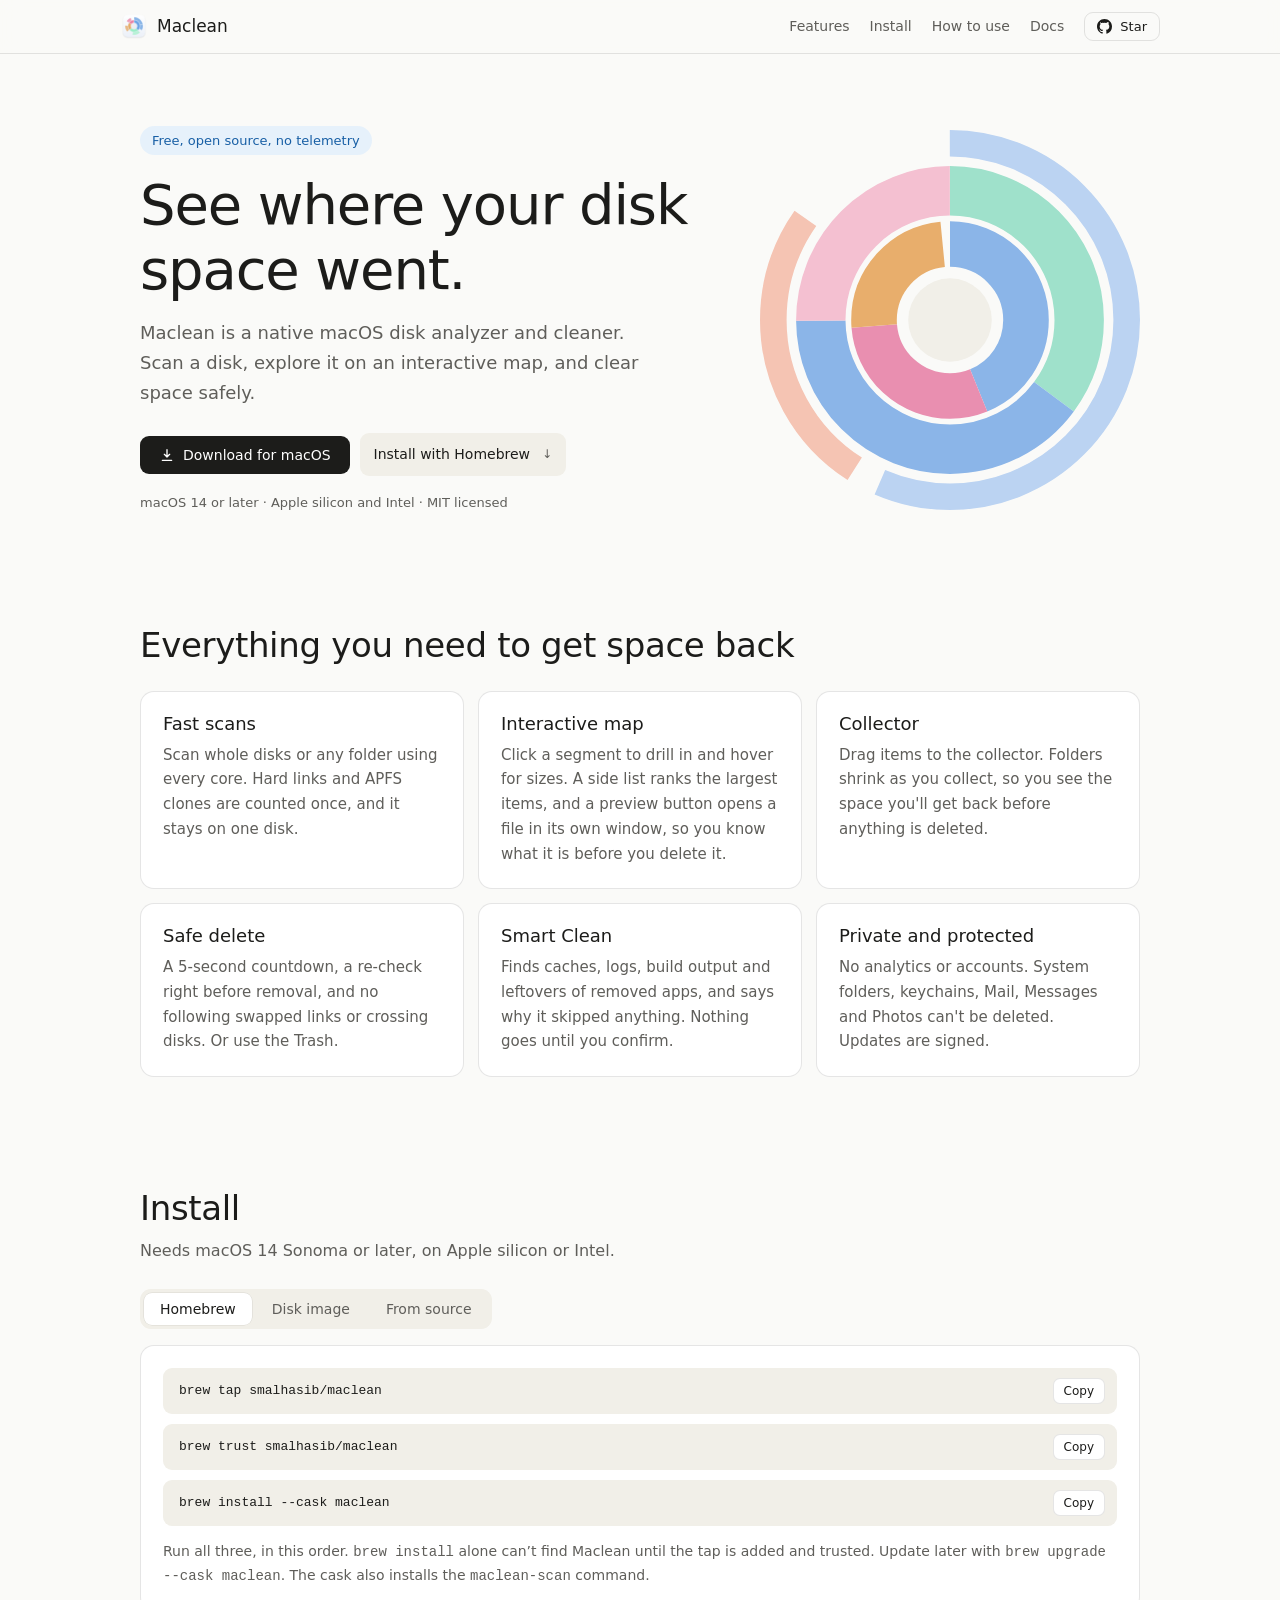
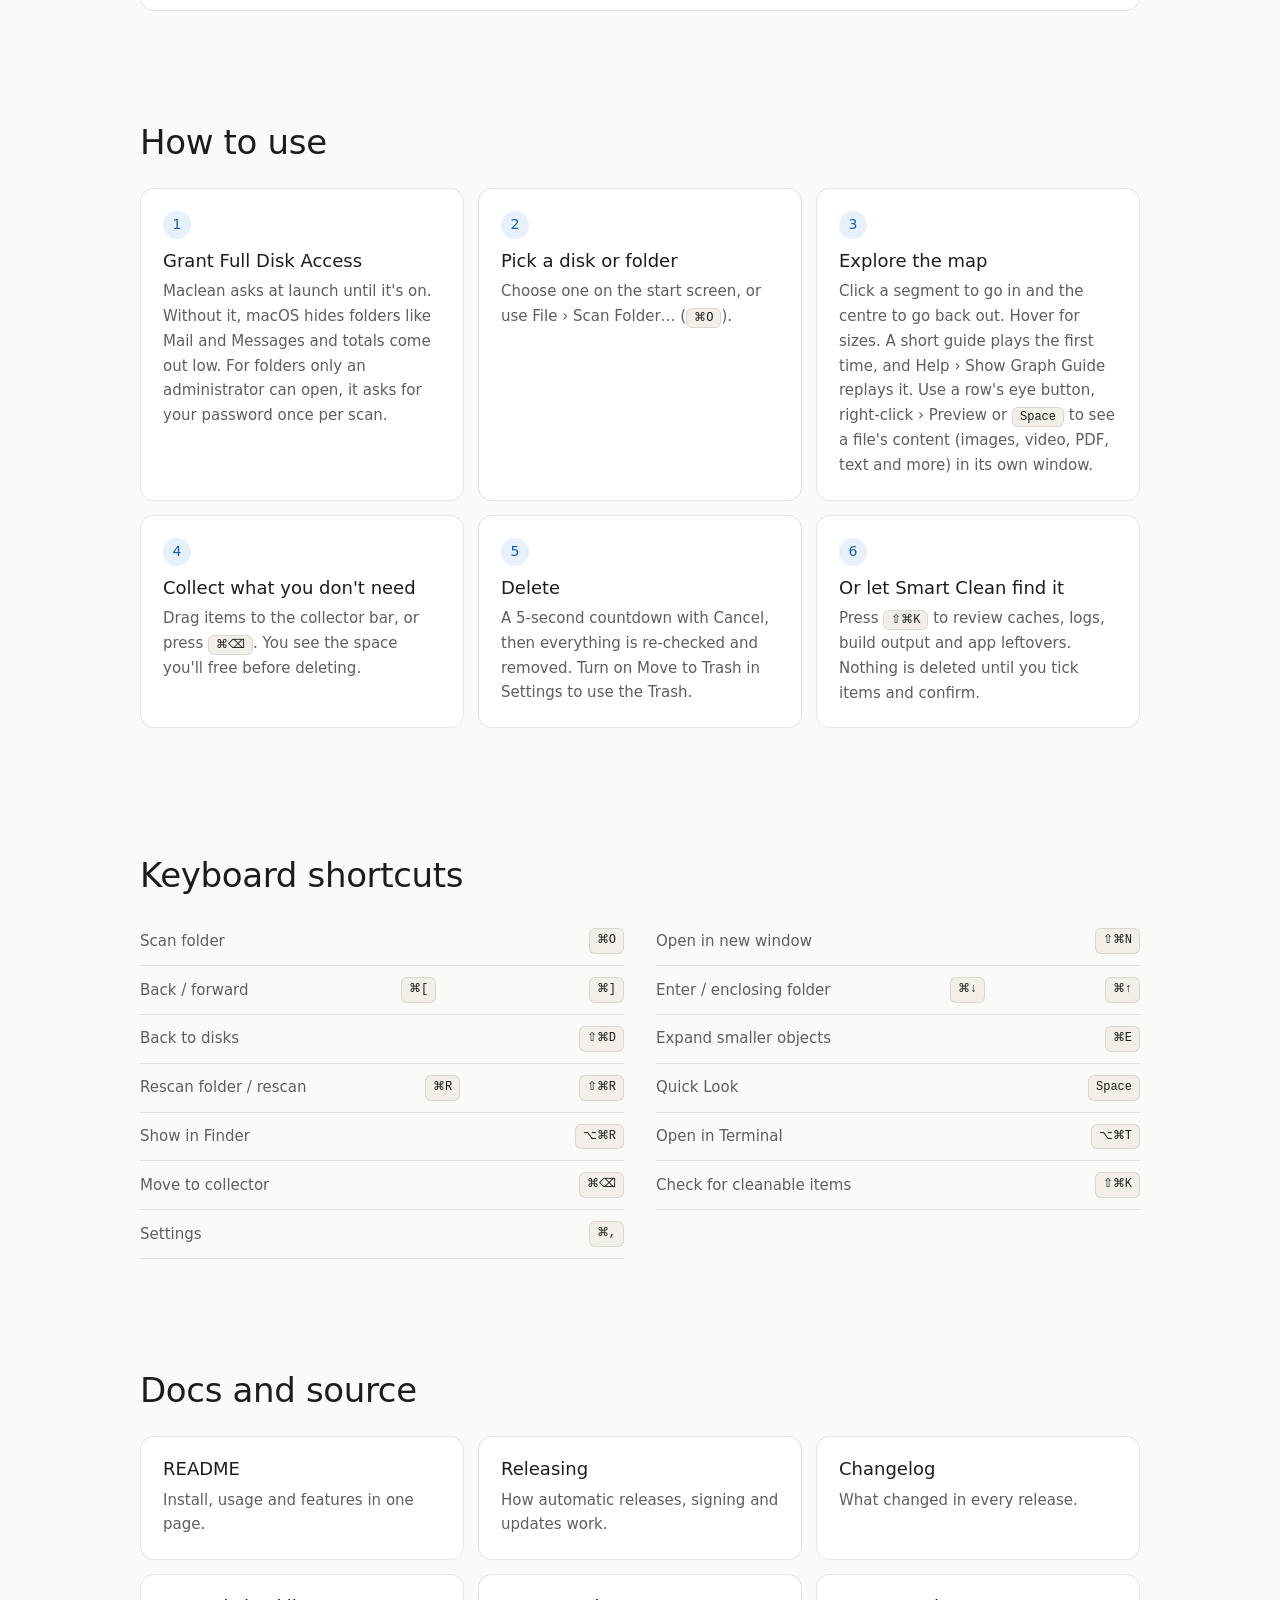
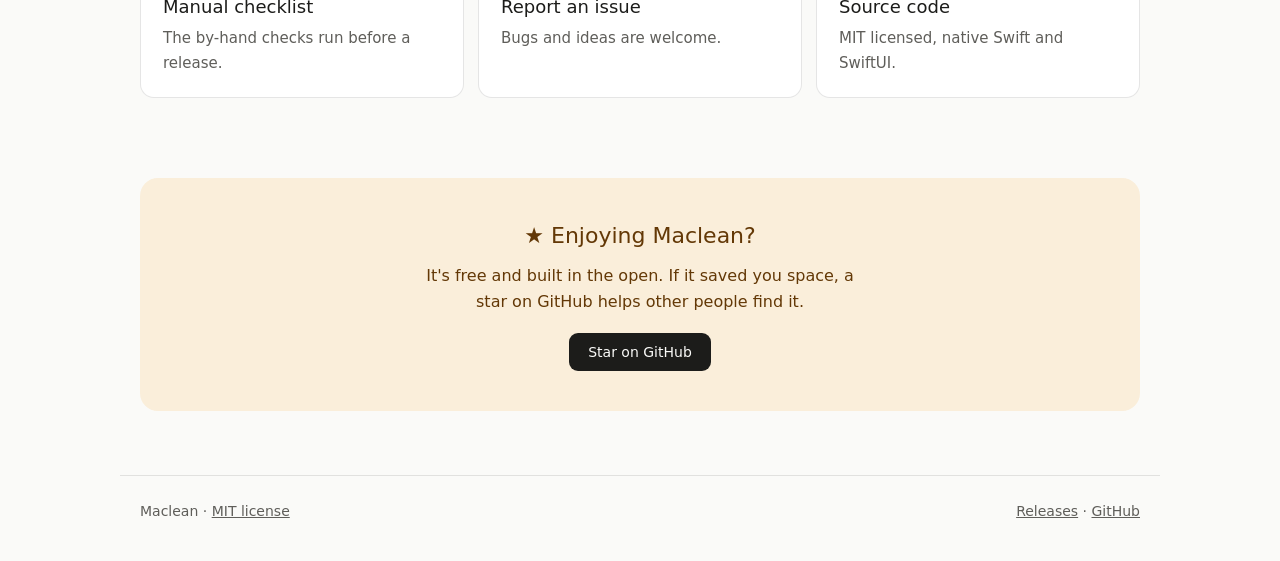
<file: site/index.html>
<!doctype html>
<html lang="en">
<head>
<meta charset="utf-8">
<meta name="viewport" content="width=device-width, initial-scale=1">
<title>Maclean: free disk space analyzer and cleaner for macOS</title>
<meta name="description" content="Maclean is a free, open-source disk analyzer and cleaner for macOS. Scan a disk, explore it on an interactive map, and clear space safely.">
<meta name="theme-color" content="#FAFAF8" media="(prefers-color-scheme: light)">
<meta name="theme-color" content="#101216" media="(prefers-color-scheme: dark)">
<meta property="og:title" content="Maclean: see where your disk space went">
<meta property="og:description" content="Free, open-source disk space analyzer and cleaner for macOS.">
<meta property="og:image" content="https://smalhasib.github.io/maclean/icon.png">
<meta property="og:url" content="https://smalhasib.github.io/maclean/">
<link rel="icon" href="icon.png">
<link rel="stylesheet" href="style.css">
</head>
<body>

<header class="nav">
  <a class="brand" href="#top"><img src="icon.png" alt="" width="28" height="28">Maclean</a>
  <nav aria-label="Main">
    <a href="#features">Features</a>
    <a href="#install">Install</a>
    <a href="#use">How to use</a>
    <a href="#docs">Docs</a>
    <a class="btn small ghost" href="https://github.com/smalhasib/maclean" rel="noopener">
      <svg viewBox="0 0 16 16" width="15" height="15" aria-hidden="true"><path fill="currentColor" d="M8 0C3.58 0 0 3.58 0 8c0 3.54 2.29 6.53 5.47 7.59.4.07.55-.17.55-.38v-1.33c-2.23.48-2.7-1.07-2.7-1.07-.36-.92-.89-1.17-.89-1.17-.73-.5.05-.49.05-.49.81.06 1.23.83 1.23.83.72 1.23 1.88.88 2.34.67.07-.52.28-.88.51-1.08-1.78-.2-3.65-.89-3.65-3.95 0-.87.31-1.59.82-2.15-.08-.2-.36-1.02.08-2.12 0 0 .67-.21 2.2.82a7.6 7.6 0 0 1 4 0c1.53-1.04 2.2-.82 2.2-.82.44 1.1.16 1.92.08 2.12.51.56.82 1.28.82 2.15 0 3.07-1.88 3.75-3.66 3.95.29.25.54.73.54 1.48v2.2c0 .21.15.46.55.38A8 8 0 0 0 16 8c0-4.42-3.58-8-8-8z"/></svg>
      Star <span class="star-count" hidden></span>
    </a>
  </nav>
</header>

<main id="top">

<section class="hero">
  <div class="hero-text">
    <p class="pill">Free, open source, no telemetry</p>
    <h1>See where your disk space went.</h1>
    <p class="lead">Maclean is a native macOS disk analyzer and cleaner. Scan a disk, explore it on an interactive map, and clear space safely.</p>
    <div class="cta">
      <a id="download" class="btn primary" href="https://github.com/smalhasib/maclean/releases/latest" rel="noopener">
        <svg viewBox="0 0 24 24" width="16" height="16" aria-hidden="true"><path fill="none" stroke="currentColor" stroke-width="2" stroke-linecap="round" stroke-linejoin="round" d="M12 4v11m0 0l-4-4m4 4l4-4M5 20h14"/></svg>
        <span id="download-label">Download for macOS</span>
      </a>
      <a class="chip" href="#install" data-tab="t-brew">Install with Homebrew <span class="copy-hint" aria-hidden="true">↓</span></a>
    </div>
    <p class="fine">macOS 14 or later · Apple silicon and Intel · MIT licensed</p>
  </div>

  <svg class="sunburst" viewBox="0 0 200 200" role="img" aria-label="Animated sunburst map of disk usage">
    <g transform="rotate(-90 100 100)" fill="none">
      <g class="a3" stroke-width="14"><circle cx="100" cy="100" r="93" stroke="#BBD3F2" stroke-dasharray="330 254"/><circle cx="100" cy="100" r="93" stroke="#F5C4B3" stroke-dasharray="150 434" stroke-dashoffset="-345"/></g>
      <g class="a2" stroke-width="26"><circle cx="100" cy="100" r="68" stroke="#9FE1CB" stroke-dasharray="150 277"/><circle cx="100" cy="100" r="68" stroke="#8BB5E8" stroke-dasharray="170 257" stroke-dashoffset="-150"/><circle cx="100" cy="100" r="68" stroke="#F4C0D1" stroke-dasharray="107 320" stroke-dashoffset="-320"/></g>
      <g class="a1" stroke-width="24"><circle cx="100" cy="100" r="40" stroke="#8BB5E8" stroke-dasharray="110 141"/><circle cx="100" cy="100" r="40" stroke="#E98FB0" stroke-dasharray="75 176" stroke-dashoffset="-110"/><circle cx="100" cy="100" r="40" stroke="#E8AE6C" stroke-dasharray="62 189" stroke-dashoffset="-185"/></g>
    </g>
    <circle class="hole" cx="100" cy="100" r="22"/>
  </svg>
</section>

<section id="features" class="section reveal">
  <h2>Everything you need to get space back</h2>
  <div class="grid features">
    <article class="card"><h3>Fast scans</h3><p>Scan whole disks or any folder using every core. Hard links and APFS clones are counted once, and it stays on one disk.</p></article>
    <article class="card"><h3>Interactive map</h3><p>Click a segment to drill in and hover for sizes. A side list ranks the largest items, and a preview button opens a file in its own window, so you know what it is before you delete it.</p></article>
    <article class="card"><h3>Collector</h3><p>Drag items to the collector. Folders shrink as you collect, so you see the space you'll get back before anything is deleted.</p></article>
    <article class="card"><h3>Safe delete</h3><p>A 5-second countdown, a re-check right before removal, and no following swapped links or crossing disks. Or use the Trash.</p></article>
    <article class="card"><h3>Smart Clean</h3><p>Finds caches, logs, build output and leftovers of removed apps, and says why it skipped anything. Nothing goes until you confirm.</p></article>
    <article class="card"><h3>Private and protected</h3><p>No analytics or accounts. System folders, keychains, Mail, Messages and Photos can't be deleted. Updates are signed.</p></article>
  </div>
</section>

<section id="install" class="section reveal">
  <h2>Install</h2>
  <p class="sub">Needs macOS 14 Sonoma or later, on Apple silicon or Intel.</p>

  <div class="tabs" role="tablist" aria-label="Install method">
    <button role="tab" id="t-brew" aria-controls="p-brew" aria-selected="true">Homebrew</button>
    <button role="tab" id="t-dmg" aria-controls="p-dmg" aria-selected="false" tabindex="-1">Disk image</button>
    <button role="tab" id="t-src" aria-controls="p-src" aria-selected="false" tabindex="-1">From source</button>
  </div>

  <div class="panel" role="tabpanel" id="p-brew" aria-labelledby="t-brew">
    <div class="code"><code>brew tap smalhasib/maclean</code><button data-copy="brew tap smalhasib/maclean" aria-label="Copy">Copy</button></div>
    <div class="code"><code>brew trust smalhasib/maclean</code><button data-copy="brew trust smalhasib/maclean" aria-label="Copy">Copy</button></div>
    <div class="code"><code>brew install --cask maclean</code><button data-copy="brew install --cask maclean" aria-label="Copy">Copy</button></div>
    <p class="note">Run all three, in this order. <code>brew install</code> alone can’t find Maclean until the tap is added and trusted. Update later with <code>brew upgrade --cask maclean</code>. The cask also installs the <code>maclean-scan</code> command.</p>
  </div>

  <div class="panel" role="tabpanel" id="p-dmg" aria-labelledby="t-dmg" hidden>
    <ol class="steps">
      <li>Download the <a id="dmg-link" href="https://github.com/smalhasib/maclean/releases/latest" rel="noopener">latest <code>.dmg</code></a> and open it.</li>
      <li>Drag <strong>Maclean</strong> onto the <strong>Applications</strong> shortcut, then eject the disk image.</li>
      <li>Open Maclean from Applications.</li>
    </ol>
    <details class="help">
      <summary>macOS says it can't verify Maclean</summary>
      <p>Maclean isn't notarized by Apple, so macOS may block the first launch. Allow it once:</p>
      <ul>
        <li><strong>macOS 15 or later:</strong> try to open Maclean, then open System Settings › Privacy &amp; Security, scroll to Security, click <strong>Open Anyway</strong> next to Maclean, and confirm with your password.</li>
        <li><strong>macOS 14:</strong> right-click Maclean in Applications, choose <strong>Open</strong>, then <strong>Open</strong> again.</li>
        <li><strong>Terminal, any version:</strong>
          <div class="code"><code>xattr -dr com.apple.quarantine /Applications/Maclean.app</code><button data-copy="xattr -dr com.apple.quarantine /Applications/Maclean.app" aria-label="Copy">Copy</button></div>
        </li>
      </ul>
    </details>
    <p class="note">Once it opens, Maclean installs updates itself.</p>
  </div>

  <div class="panel" role="tabpanel" id="p-src" aria-labelledby="t-src" hidden>
    <div class="code"><code>git clone https://github.com/smalhasib/maclean.git &amp;&amp; cd maclean</code><button data-copy="git clone https://github.com/smalhasib/maclean.git && cd maclean" aria-label="Copy">Copy</button></div>
    <div class="code"><code>scripts/build-app.sh &amp;&amp; open .build/Maclean.app</code><button data-copy="scripts/build-app.sh && open .build/Maclean.app" aria-label="Copy">Copy</button></div>
    <p class="note">Needs only the Command Line Tools (<code>xcode-select --install</code>). Xcode isn't required.</p>
  </div>
</section>

<section id="use" class="section reveal">
  <h2>How to use</h2>
  <ol class="grid how">
    <li class="card"><span class="n">1</span><h3>Grant Full Disk Access</h3><p>Maclean asks at launch until it's on. Without it, macOS hides folders like Mail and Messages and totals come out low. For folders only an administrator can open, it asks for your password once per scan.</p></li>
    <li class="card"><span class="n">2</span><h3>Pick a disk or folder</h3><p>Choose one on the start screen, or use File › Scan Folder… (<kbd>⌘O</kbd>).</p></li>
    <li class="card"><span class="n">3</span><h3>Explore the map</h3><p>Click a segment to go in and the centre to go back out. Hover for sizes. A short guide plays the first time, and Help › Show Graph Guide replays it. Use a row's eye button, right-click › Preview or <kbd>Space</kbd> to see a file's content (images, video, PDF, text and more) in its own window.</p></li>
    <li class="card"><span class="n">4</span><h3>Collect what you don't need</h3><p>Drag items to the collector bar, or press <kbd>⌘⌫</kbd>. You see the space you'll free before deleting.</p></li>
    <li class="card"><span class="n">5</span><h3>Delete</h3><p>A 5-second countdown with Cancel, then everything is re-checked and removed. Turn on Move to Trash in Settings to use the Trash.</p></li>
    <li class="card"><span class="n">6</span><h3>Or let Smart Clean find it</h3><p>Press <kbd>⇧⌘K</kbd> to review caches, logs, build output and app leftovers. Nothing is deleted until you tick items and confirm.</p></li>
  </ol>
</section>

<section id="shortcuts" class="section reveal">
  <h2>Keyboard shortcuts</h2>
  <div class="keys">
    <div><span>Scan folder</span><kbd>⌘O</kbd></div>
    <div><span>Open in new window</span><kbd>⇧⌘N</kbd></div>
    <div><span>Back / forward</span><kbd>⌘[</kbd> <kbd>⌘]</kbd></div>
    <div><span>Enter / enclosing folder</span><kbd>⌘↓</kbd> <kbd>⌘↑</kbd></div>
    <div><span>Back to disks</span><kbd>⇧⌘D</kbd></div>
    <div><span>Expand smaller objects</span><kbd>⌘E</kbd></div>
    <div><span>Rescan folder / rescan</span><kbd>⌘R</kbd> <kbd>⇧⌘R</kbd></div>
    <div><span>Quick Look</span><kbd>Space</kbd></div>
    <div><span>Show in Finder</span><kbd>⌥⌘R</kbd></div>
    <div><span>Open in Terminal</span><kbd>⌥⌘T</kbd></div>
    <div><span>Move to collector</span><kbd>⌘⌫</kbd></div>
    <div><span>Check for cleanable items</span><kbd>⇧⌘K</kbd></div>
    <div><span>Settings</span><kbd>⌘,</kbd></div>
  </div>
</section>

<section id="docs" class="section reveal">
  <h2>Docs and source</h2>
  <div class="grid docs">
    <a class="card link" href="https://github.com/smalhasib/maclean#readme" rel="noopener"><h3>README</h3><p>Install, usage and features in one page.</p></a>
    <a class="card link" href="https://github.com/smalhasib/maclean/blob/main/docs/releasing.md" rel="noopener"><h3>Releasing</h3><p>How automatic releases, signing and updates work.</p></a>
    <a class="card link" href="https://github.com/smalhasib/maclean/blob/main/CHANGELOG.md" rel="noopener"><h3>Changelog</h3><p>What changed in every release.</p></a>
    <a class="card link" href="https://github.com/smalhasib/maclean/blob/main/docs/manual-checklist.md" rel="noopener"><h3>Manual checklist</h3><p>The by-hand checks run before a release.</p></a>
    <a class="card link" href="https://github.com/smalhasib/maclean/issues" rel="noopener"><h3>Report an issue</h3><p>Bugs and ideas are welcome.</p></a>
    <a class="card link" href="https://github.com/smalhasib/maclean" rel="noopener"><h3>Source code</h3><p>MIT licensed, native Swift and SwiftUI.</p></a>
  </div>
</section>

<section class="star reveal">
  <p class="star-title"><span class="pl">★</span> Enjoying Maclean?</p>
  <p>It's free and built in the open. If it saved you space, a star on GitHub helps other people find it.</p>
  <a class="btn primary" href="https://github.com/smalhasib/maclean" rel="noopener">Star on GitHub <span class="star-count" hidden></span></a>
</section>

</main>

<footer>
  <span>Maclean · <a href="https://github.com/smalhasib/maclean/blob/main/LICENSE" rel="noopener">MIT license</a></span>
  <span><a href="https://github.com/smalhasib/maclean/releases" rel="noopener">Releases</a> · <a href="https://github.com/smalhasib/maclean" rel="noopener">GitHub</a></span>
</footer>

<script src="app.js" defer></script>
</body>
</html>
</file>
<file: site/style.css>
:root {
  --bg: #FAFAF8; --card: #FFFFFF; --soft: #F1EFE8; --ink: #1C1C1A; --muted: #5F5E5A;
  --line: rgba(0, 0, 0, .1); --accent: #185FA5; --accent-bg: #E6F1FB;
  --warm: #633806; --warm-bg: #FAEEDA; --btn: #1C1C1A; --on-btn: #FFFFFF; --hole: #F1EFE8;
  --mono: ui-monospace, "SF Mono", Menlo, monospace;
  --sans: -apple-system, BlinkMacSystemFont, "SF Pro Text", "Segoe UI", system-ui, sans-serif;
}
@media (prefers-color-scheme: dark) {
  :root {
    --bg: #101216; --card: #181B20; --soft: #1D2026; --ink: #E8EAED; --muted: #9AA0A6;
    --line: rgba(255, 255, 255, .12); --accent: #8BB5E8; --accent-bg: #1B2B40;
    --warm: #F2C987; --warm-bg: #3A2D18; --btn: #8BB5E8; --on-btn: #0B1B33; --hole: #181B20;
  }
}
* { box-sizing: border-box; }
html { scroll-behavior: smooth; scroll-padding-top: 72px; }
body { margin: 0; background: var(--bg); color: var(--ink); font: 400 16px/1.65 var(--sans); -webkit-font-smoothing: antialiased; }
a { color: var(--accent); }
code, kbd { font-family: var(--mono); }
h1, h2, h3 { font-weight: 500; line-height: 1.15; margin: 0; }

.nav { position: sticky; top: 0; z-index: 10; display: flex; align-items: center; justify-content: space-between;
  gap: 16px; padding: 12px max(20px, calc((100vw - 1040px) / 2)); background: color-mix(in srgb, var(--bg) 88%, transparent);
  backdrop-filter: blur(10px); border-bottom: .5px solid var(--line); }
.brand { display: flex; align-items: center; gap: 9px; font-weight: 500; font-size: 17px; color: var(--ink); text-decoration: none; }
.brand img { border-radius: 7px; }
.nav nav { display: flex; align-items: center; gap: 20px; font-size: 14px; }
.nav nav a:not(.btn) { color: var(--muted); text-decoration: none; }
.nav nav a:not(.btn):hover { color: var(--ink); }

main { max-width: 1040px; margin: 0 auto; padding: 0 20px; }

.btn { display: inline-flex; align-items: center; gap: 8px; font: 500 14px var(--sans); padding: 10px 18px; border-radius: 9px;
  text-decoration: none; border: .5px solid transparent; cursor: pointer; transition: transform .15s, opacity .15s; }
.btn:hover { transform: translateY(-1px); }
.btn.primary { background: var(--btn); color: var(--on-btn); }
.btn.ghost { border-color: var(--line); color: var(--ink); background: transparent; }
.btn.small { padding: 6px 12px; font-size: 13px; }
.star-count { font-variant-numeric: tabular-nums; opacity: .7; }

.hero { display: flex; align-items: center; gap: 40px; padding: 72px 0 56px; }
.hero-text { flex: 1; animation: rise .8s ease both; }
.pill { display: inline-block; margin: 0 0 18px; padding: 4px 12px; font-size: 13px; border-radius: 20px; color: var(--accent); background: var(--accent-bg); }
h1 { font-size: clamp(34px, 5.6vw, 56px); letter-spacing: -.02em; margin-bottom: 16px; }
.lead { font-size: 18px; color: var(--muted); max-width: 520px; margin: 0 0 26px; }
.cta { display: flex; flex-wrap: wrap; align-items: center; gap: 10px; }
.chip { display: inline-flex; align-items: center; gap: 12px; padding: 10px 14px; border-radius: 9px; border: 0; cursor: pointer;
  background: var(--soft); color: var(--ink); font: inherit; }
.chip code { font-size: 13px; }
a.chip { text-decoration: none; font-size: 14px; }
a.chip:hover { background: color-mix(in srgb, var(--soft) 80%, var(--ink) 8%); }
.copy-hint { font-size: 12px; color: var(--muted); }
.fine { font-size: 13px; color: var(--muted); margin: 16px 0 0; }
.sunburst { flex: 0 0 min(380px, 42%); height: auto; }
.hole { fill: var(--hole); }
.a1 { animation: spin 40s linear infinite; transform-origin: 100px 100px; }
.a2 { animation: spin 60s linear infinite reverse; transform-origin: 100px 100px; }
.a3 { animation: spin 80s linear infinite; transform-origin: 100px 100px; }

.section { padding: 56px 0; }
.section h2 { font-size: clamp(26px, 3.6vw, 34px); letter-spacing: -.01em; margin-bottom: 10px; }
.sub { color: var(--muted); margin: 0 0 24px; }
.grid { display: grid; gap: 14px; margin-top: 26px; }
.features, .how, .docs { grid-template-columns: repeat(auto-fit, minmax(290px, 1fr)); list-style: none; padding: 0; }
.card { background: var(--card); border: .5px solid var(--line); border-radius: 14px; padding: 22px; }
.card h3 { font-size: 18px; margin-bottom: 8px; }
.card p { margin: 0; color: var(--muted); font-size: 15px; }
.link { text-decoration: none; color: inherit; transition: transform .2s, border-color .2s; }
.link:hover { transform: translateY(-3px); border-color: var(--accent); }
.n { display: inline-grid; place-items: center; width: 28px; height: 28px; margin-bottom: 12px; border-radius: 50%; font-size: 14px; font-weight: 500; color: var(--accent); background: var(--accent-bg); }

.tabs { display: inline-flex; gap: 4px; padding: 4px; border-radius: 11px; background: var(--soft); margin-bottom: 16px; }
.tabs button { font: 500 14px var(--sans); padding: 8px 16px; border: 0; border-radius: 8px; background: transparent; color: var(--muted); cursor: pointer; }
.tabs button[aria-selected="true"] { background: var(--card); color: var(--ink); box-shadow: 0 0 0 .5px var(--line); }
.panel { background: var(--card); border: .5px solid var(--line); border-radius: 14px; padding: 22px; }
.panel[hidden] { display: none; }
.code { display: flex; align-items: center; justify-content: space-between; gap: 12px; margin: 0 0 10px; padding: 10px 12px 10px 16px; border-radius: 9px; background: var(--soft); }
.code code { font-size: 13px; overflow-x: auto; white-space: nowrap; }
.code button { font: 500 12px var(--sans); padding: 5px 10px; border-radius: 7px; border: .5px solid var(--line); background: var(--card); color: var(--ink); cursor: pointer; flex: none; }
.note { color: var(--muted); font-size: 14px; margin: 14px 0 0; }
.steps { margin: 0 0 14px; padding-left: 22px; }
.steps li { margin: 6px 0; }
.help { margin-top: 8px; padding: 14px 16px; border-radius: 10px; background: var(--warm-bg); color: var(--warm); font-size: 15px; }
.help summary { cursor: pointer; font-weight: 500; }
.help ul { margin: 8px 0 0; padding-left: 20px; }
.help li { margin: 8px 0; }
.help .code { background: color-mix(in srgb, var(--card) 70%, transparent); margin-top: 8px; }
.help .code code { color: var(--ink); }

.keys { display: grid; grid-template-columns: repeat(auto-fit, minmax(320px, 1fr)); gap: 0 32px; margin-top: 22px; }
.keys div { display: flex; justify-content: space-between; align-items: center; gap: 12px; padding: 11px 0; border-bottom: .5px solid var(--line); font-size: 15px; }
.keys span { color: var(--muted); }
kbd { font-size: 12px; padding: 2px 7px; border-radius: 6px; background: var(--soft); border: .5px solid var(--line); color: var(--ink); }

.star { margin: 24px 0 64px; padding: 40px 24px; text-align: center; border-radius: 18px; background: var(--warm-bg); color: var(--warm); }
.star p { margin: 0 auto 18px; max-width: 460px; }
.star .star-title { font-size: 22px; font-weight: 500; margin-bottom: 8px; }
.pl { display: inline-block; animation: pulse 2.4s ease-in-out infinite; }
.star .btn { background: var(--ink); color: var(--bg); }

footer { display: flex; flex-wrap: wrap; justify-content: space-between; gap: 12px; max-width: 1040px; margin: 0 auto; padding: 24px 20px 40px;
  border-top: .5px solid var(--line); font-size: 14px; color: var(--muted); }
footer a { color: var(--muted); }

.reveal { opacity: 0; transform: translateY(16px); transition: opacity .7s ease, transform .7s ease; }
.reveal.in { opacity: 1; transform: none; }
.grid .card { transition: opacity .6s ease, transform .6s ease, border-color .2s; }

@keyframes spin { to { transform: rotate(360deg); } }
@keyframes rise { from { opacity: 0; transform: translateY(10px); } to { opacity: 1; transform: none; } }
@keyframes pulse { 50% { transform: scale(1.12); } }

@media (max-width: 760px) {
  .nav nav a:not(.btn) { display: none; }
  .hero { flex-direction: column-reverse; padding-top: 36px; text-align: left; align-items: flex-start; }
  .sunburst { flex-basis: auto; width: 62%; align-self: center; }
  .code code { white-space: normal; word-break: break-all; }
}
@media (prefers-reduced-motion: reduce) {
  *, *::before, *::after { animation: none !important; transition: none !important; }
  html { scroll-behavior: auto; }
  .reveal { opacity: 1; transform: none; }
}
</file>
